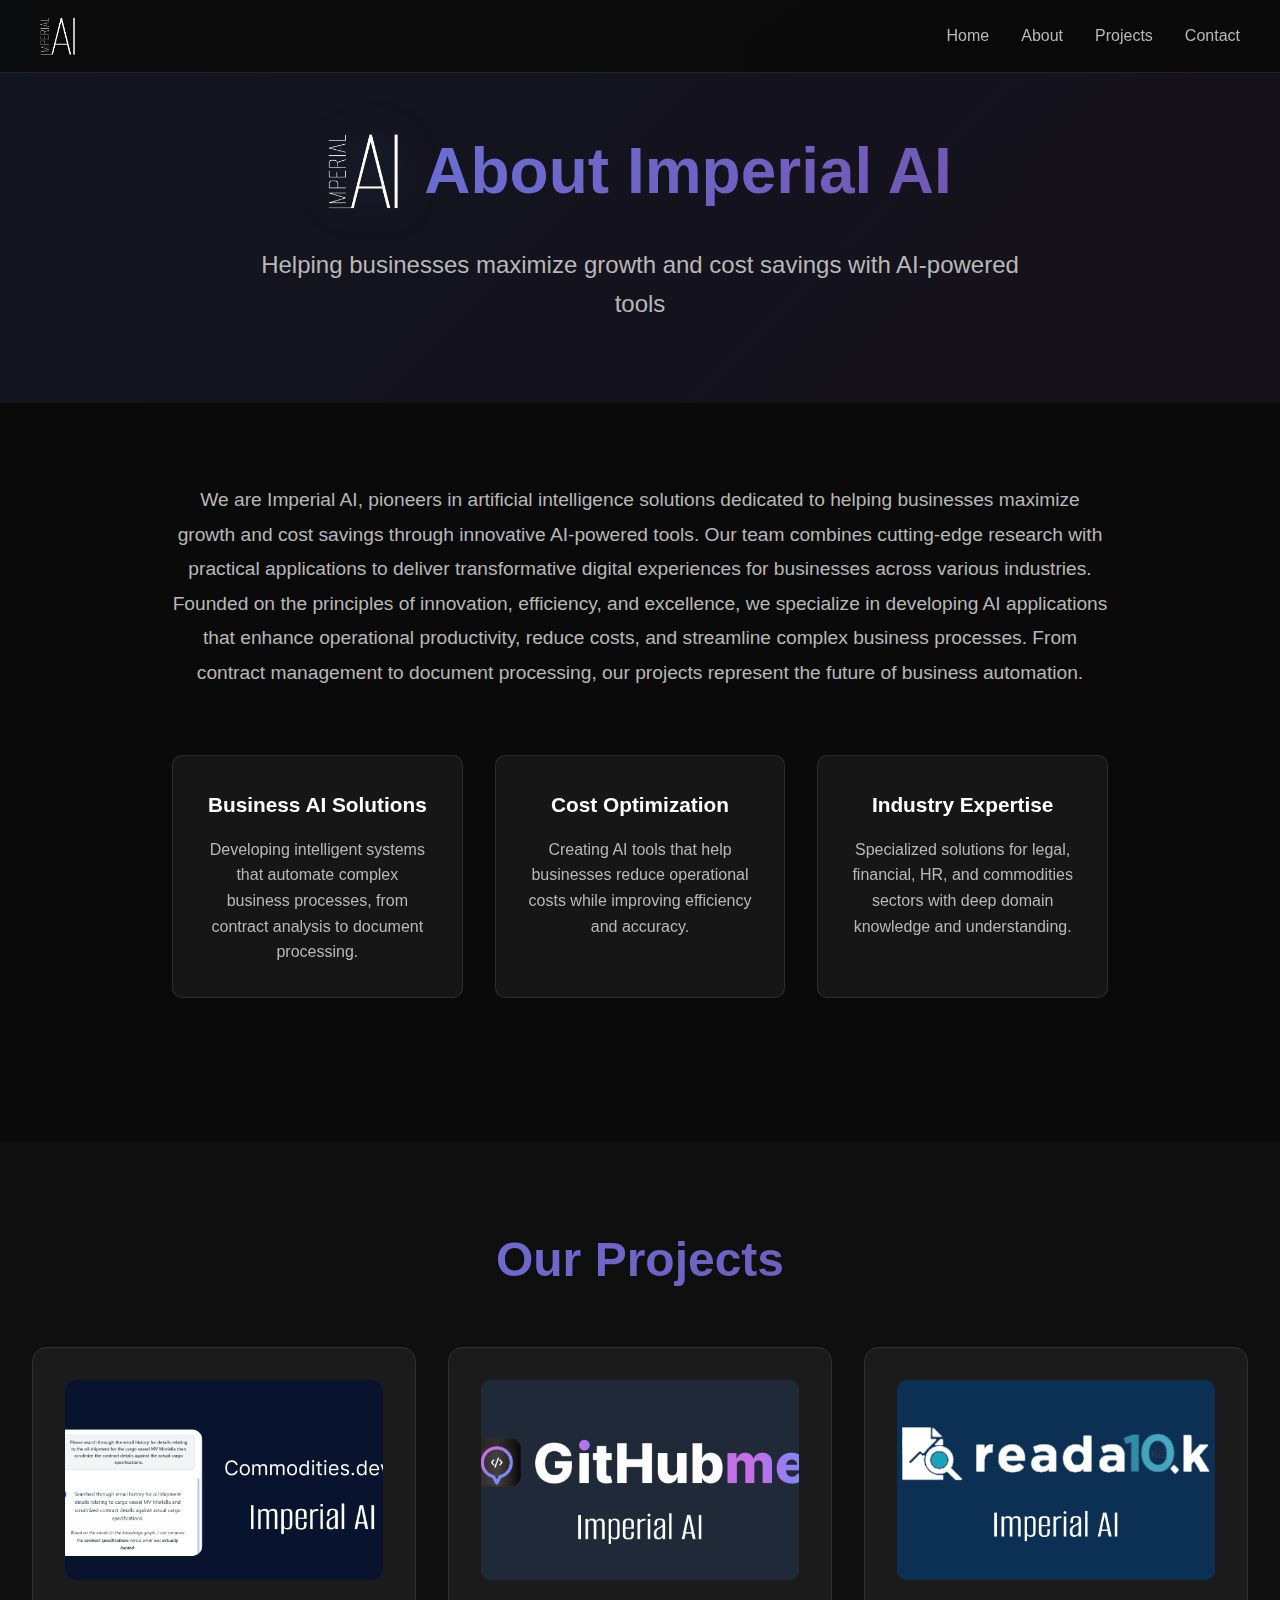
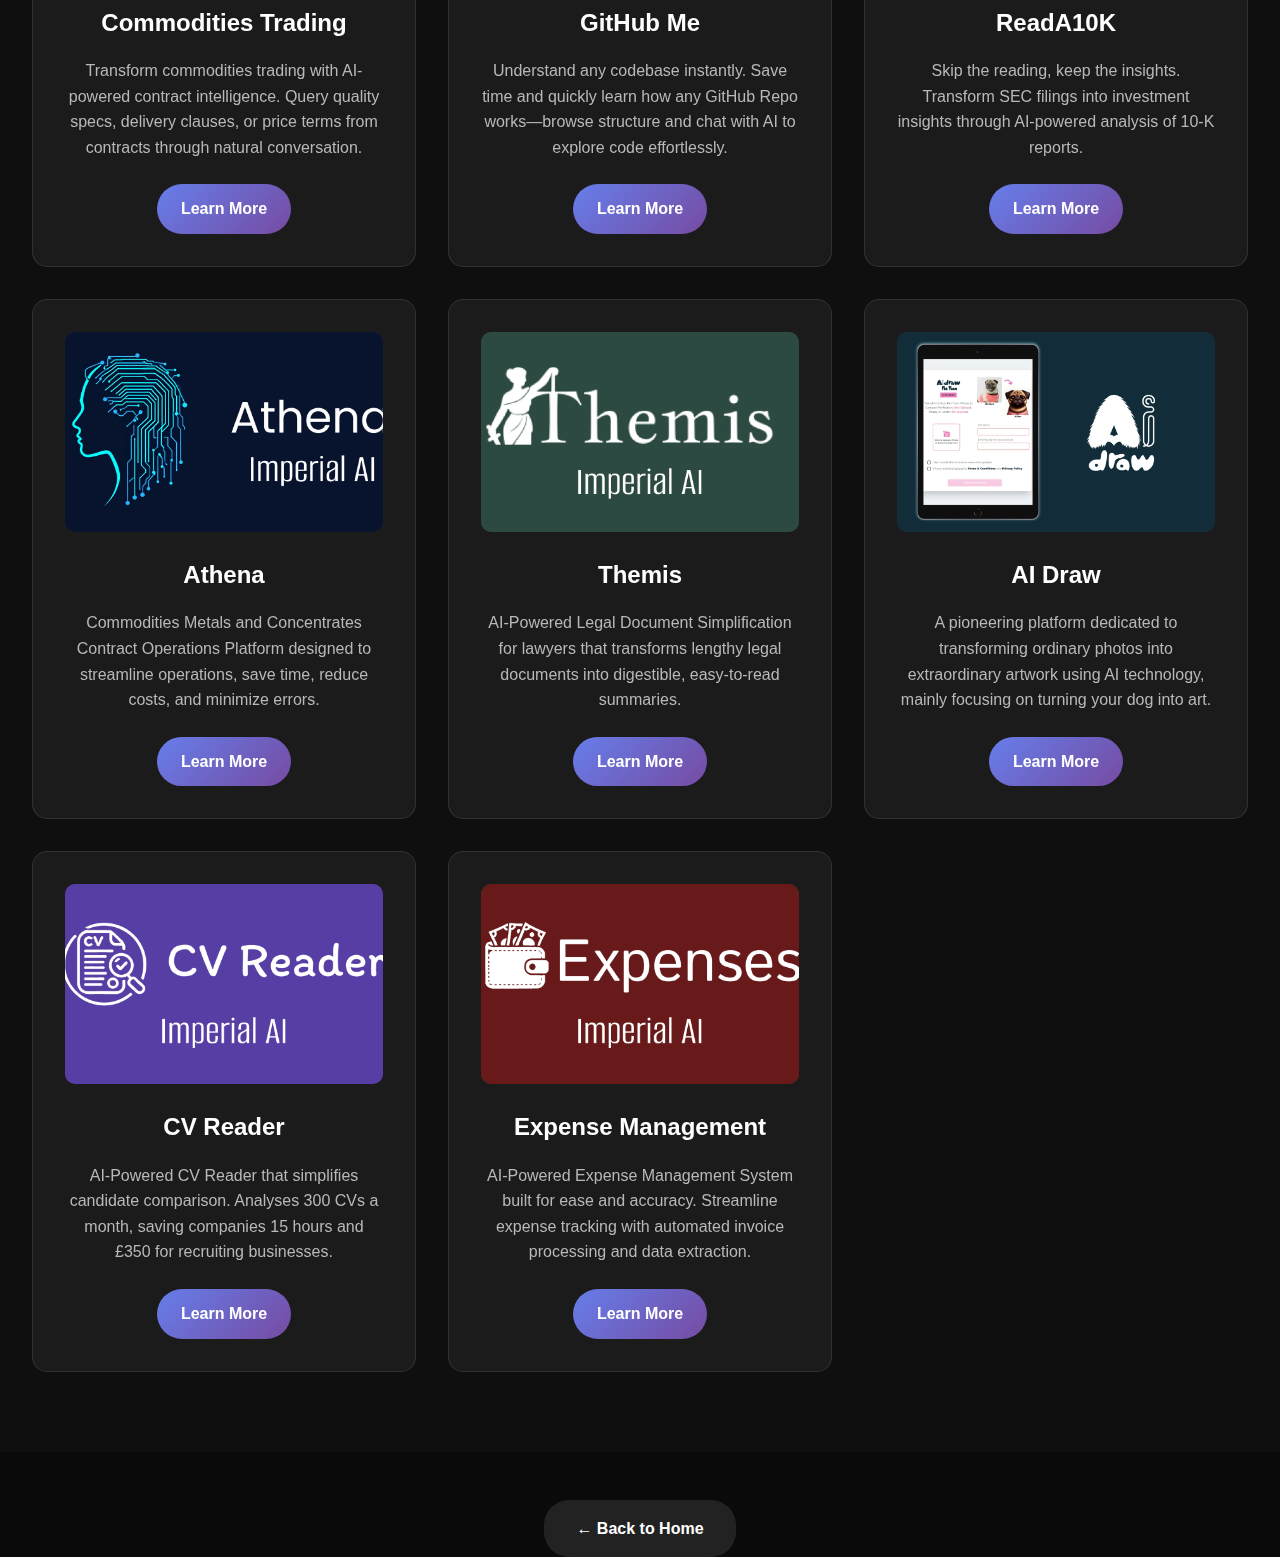
<file: about.html>
<!DOCTYPE html>
<html lang="en">
<head>
    <meta charset="UTF-8">
    <meta name="viewport" content="width=device-width, initial-scale=1.0">
    <title>About Us | Imperial AI</title>
    <style>
        * {
            margin: 0;
            padding: 0;
            box-sizing: border-box;
        }

        body {
            font-family: 'Arial', sans-serif;
            background: #0a0a0a;
            color: white;
            line-height: 1.6;
        }

        .navbar {
            position: fixed;
            top: 0;
            left: 0;
            right: 0;
            z-index: 10;
            background: rgba(10, 10, 10, 0.9);
            backdrop-filter: blur(10px);
            border-bottom: 1px solid rgba(255, 255, 255, 0.1);
            padding: 1rem 2rem;
        }

        .nav-container {
            max-width: 1200px;
            margin: 0 auto;
            display: flex;
            justify-content: space-between;
            align-items: center;
        }

        .nav-logo {
            display: flex;
            align-items: center;
            text-decoration: none;
        }

        .nav-logo img {
            height: 40px;
            width: auto;
            margin-right: 0.5rem;
        }

        .nav-logo-text {
            font-size: 1.5rem;
            font-weight: 700;
            background: linear-gradient(135deg, #667eea 0%, #764ba2 100%);
            -webkit-background-clip: text;
            -webkit-text-fill-color: transparent;
            background-clip: text;
        }

        .nav-links {
            display: flex;
            gap: 2rem;
            list-style: none;
        }

        .nav-links a {
            color: #b8b8b8;
            text-decoration: none;
            font-weight: 500;
            transition: color 0.3s ease;
        }

        .nav-links a:hover {
            color: #667eea;
        }

        .about-hero {
            padding: 120px 2rem 80px;
            text-align: center;
            background: linear-gradient(135deg, rgba(102, 126, 234, 0.1) 0%, rgba(118, 75, 162, 0.1) 100%);
        }

        .about-hero-title {
            font-size: 4rem;
            font-weight: 700;
            margin-bottom: 1.5rem;
            background: linear-gradient(135deg, #667eea 0%, #764ba2 100%);
            -webkit-background-clip: text;
            -webkit-text-fill-color: transparent;
            background-clip: text;
            display: flex;
            align-items: center;
            justify-content: center;
            gap: 1rem;
        }

        .about-hero-title img {
            height: 80px;
            width: auto;
            filter: drop-shadow(0 0 20px rgba(102, 126, 234, 0.3));
        }

        .about-hero-subtitle {
            font-size: 1.5rem;
            color: #b8b8b8;
            max-width: 800px;
            margin: 0 auto;
        }

        .about-content {
            padding: 80px 2rem;
            max-width: 1000px;
            margin: 0 auto;
            text-align: center;
        }

        .about-text {
            font-size: 1.2rem;
            line-height: 1.8;
            color: #b8b8b8;
            margin-bottom: 3rem;
        }

        .features-grid {
            display: grid;
            grid-template-columns: repeat(auto-fit, minmax(250px, 1fr));
            gap: 2rem;
            margin: 4rem 0;
        }

        .feature-item {
            background: rgba(255, 255, 255, 0.05);
            border: 1px solid rgba(255, 255, 255, 0.1);
            border-radius: 10px;
            padding: 2rem;
            backdrop-filter: blur(10px);
        }

        .feature-title {
            font-size: 1.3rem;
            font-weight: 600;
            margin-bottom: 1rem;
            color: white;
        }

        .feature-description {
            color: #b8b8b8;
            line-height: 1.6;
        }

        .projects-section {
            padding: 5rem 2rem;
            background: #0f0f0f;
        }

        .projects-container {
            max-width: 1400px;
            margin: 0 auto;
        }

        .projects-title {
            text-align: center;
            font-size: 3rem;
            font-weight: 700;
            margin-bottom: 3rem;
            background: linear-gradient(135deg, #667eea 0%, #764ba2 100%);
            -webkit-background-clip: text;
            -webkit-text-fill-color: transparent;
            background-clip: text;
        }

        .projects-grid {
            display: grid;
            grid-template-columns: repeat(auto-fit, minmax(280px, 1fr));
            gap: 2rem;
        }

        .project-card {
            background: rgba(255, 255, 255, 0.05);
            border: 1px solid rgba(255, 255, 255, 0.1);
            border-radius: 15px;
            padding: 2rem;
            text-align: center;
            transition: all 0.3s ease;
            backdrop-filter: blur(10px);
        }

        .project-card:hover {
            transform: scale(1.1);
            border-color: #667eea;
            box-shadow: 0 0 30px rgba(102, 126, 234, 0.4);
        }

        .project-image {
            width: 100%;
            height: 200px;
            background: rgba(255, 255, 255, 0.1);
            border-radius: 10px;
            margin-bottom: 1.5rem;
            display: flex;
            align-items: center;
            justify-content: center;
            color: #666;
            font-size: 1rem;
        }

        .project-title {
            font-size: 1.5rem;
            font-weight: 600;
            margin-bottom: 1rem;
            color: white;
        }

        .project-description {
            color: #b8b8b8;
            line-height: 1.6;
            margin-bottom: 1.5rem;
        }

        .project-button {
            display: inline-block;
            padding: 0.75rem 1.5rem;
            background: linear-gradient(135deg, #667eea 0%, #764ba2 100%);
            color: white;
            text-decoration: none;
            border-radius: 25px;
            font-weight: 600;
            transition: transform 0.3s ease, box-shadow 0.3s ease;
        }

        .project-button:hover {
            transform: translateY(-2px);
            box-shadow: 0 8px 25px rgba(102, 126, 234, 0.4);
        }

        .back-button {
            display: inline-block;
            padding: 1rem 2rem;
            background: rgba(255, 255, 255, 0.1);
            color: white;
            text-decoration: none;
            border-radius: 25px;
            font-weight: 600;
            transition: transform 0.3s ease;
            margin-top: 3rem;
        }

        .back-button:hover {
            transform: translateY(-2px);
            background: rgba(255, 255, 255, 0.2);
        }

        @media (max-width: 768px) {
            .about-hero-title {
                font-size: 2.5rem;
                flex-direction: column;
            }
            
            .about-hero-subtitle {
                font-size: 1.2rem;
            }

            .features-grid {
                grid-template-columns: 1fr;
            }

            .projects-grid {
                grid-template-columns: 1fr;
            }

            .projects-title {
                font-size: 2.5rem;
            }

            .navbar {
                padding: 1rem;
            }

            .nav-container {
                flex-direction: column;
                gap: 1rem;
            }

            .nav-links {
                gap: 1.5rem;
            }
        }

        /* Tablet screens: 2 columns */
        @media (min-width: 769px) and (max-width: 1024px) {
            .projects-grid {
                grid-template-columns: repeat(2, 1fr);
            }
        }

        /* Large tablets/small desktop: 3 columns */
        @media (min-width: 1025px) and (max-width: 1400px) {
            .projects-grid {
                grid-template-columns: repeat(3, 1fr);
            }
        }
    </style>
</head>
<body>
    <nav class="navbar">
        <div class="nav-container">
            <a href="index.html" class="nav-logo">
                <img src="assets/logo.png" alt="Imperial AI Logo">
            </a>
            <ul class="nav-links">
                <li><a href="index.html#home">Home</a></li>
                <li><a href="about.html">About</a></li>
                <li><a href="index.html#projects">Projects</a></li>
                <li><a href="contact.html">Contact</a></li>
            </ul>
        </div>
    </nav>

    <section class="about-hero">
        <h1 class="about-hero-title">
            <img src="assets/logo.png" alt="Imperial AI Logo">
            About Imperial AI
        </h1>
        <p class="about-hero-subtitle">Helping businesses maximize growth and cost savings with AI-powered tools</p>
    </section>

    <div class="about-content">
        <div class="about-text">
            <p>We are Imperial AI, pioneers in artificial intelligence solutions dedicated to helping businesses maximize growth and cost savings through innovative AI-powered tools. Our team combines cutting-edge research with practical applications to deliver transformative digital experiences for businesses across various industries.</p>
            
            <p>Founded on the principles of innovation, efficiency, and excellence, we specialize in developing AI applications that enhance operational productivity, reduce costs, and streamline complex business processes. From contract management to document processing, our projects represent the future of business automation.</p>
        </div>

        <div class="features-grid">
            <div class="feature-item">
                <h3 class="feature-title">Business AI Solutions</h3>
                <p class="feature-description">Developing intelligent systems that automate complex business processes, from contract analysis to document processing.</p>
            </div>

            <div class="feature-item">
                <h3 class="feature-title">Cost Optimization</h3>
                <p class="feature-description">Creating AI tools that help businesses reduce operational costs while improving efficiency and accuracy.</p>
            </div>

            <div class="feature-item">
                <h3 class="feature-title">Industry Expertise</h3>
                <p class="feature-description">Specialized solutions for legal, financial, HR, and commodities sectors with deep domain knowledge and understanding.</p>
            </div>
        </div>
    </div>

    <!-- Projects Section -->
    <section class="projects-section">
        <div class="projects-container">
            <h2 class="projects-title">Our Projects</h2>
            <div class="projects-grid">
                <div class="project-card">
                    <div class="project-image">
                        <img src="assets/commodities.webp" alt="Commodities Trading Platform" style="width: 100%; height: 100%; object-fit: cover; border-radius: 10px;">
                    </div>
                    <h3 class="project-title">Commodities Trading</h3>
                    <p class="project-description">Transform commodities trading with AI-powered contract intelligence. Query quality specs, delivery clauses, or price terms from contracts through natural conversation.</p>
                    <a href="commodities.html" class="project-button">Learn More</a>
                </div>

                <div class="project-card">
                    <div class="project-image">
                        <img src="assets/githubme.webp" alt="GitHub Me Project" style="width: 100%; height: 100%; object-fit: cover; border-radius: 10px;">
                    </div>
                    <h3 class="project-title">GitHub Me</h3>
                    <p class="project-description">Understand any codebase instantly. Save time and quickly learn how any GitHub Repo works—browse structure and chat with AI to explore code effortlessly.</p>
                    <a href="githubme.html" class="project-button">Learn More</a>
                </div>

                <div class="project-card">
                    <div class="project-image">
                        <img src="assets/read10k.webp" alt="ReadA10K Project" style="width: 100%; height: 100%; object-fit: cover; border-radius: 10px;">
                    </div>
                    <h3 class="project-title">ReadA10K</h3>
                    <p class="project-description">Skip the reading, keep the insights. Transform SEC filings into investment insights through AI-powered analysis of 10-K reports.</p>
                    <a href="reada10k.html" class="project-button">Learn More</a>
                </div>

                <div class="project-card">
                    <div class="project-image">
                        <img src="assets/athena.webp" alt="Athena Platform" style="width: 100%; height: 100%; object-fit: cover; border-radius: 10px;">
                    </div>
                    <h3 class="project-title">Athena</h3>
                    <p class="project-description">Commodities Metals and Concentrates Contract Operations Platform designed to streamline operations, save time, reduce costs, and minimize errors.</p>
                    <a href="athena.html" class="project-button">Learn More</a>
                </div>

                <div class="project-card">
                    <div class="project-image">
                        <img src="assets/themis.webp" alt="Themis Project" style="width: 100%; height: 100%; object-fit: cover; border-radius: 10px;">
                    </div>
                    <h3 class="project-title">Themis</h3>
                    <p class="project-description">AI-Powered Legal Document Simplification for lawyers that transforms lengthy legal documents into digestible, easy-to-read summaries.</p>
                    <a href="themis.html" class="project-button">Learn More</a>
                </div>

                <div class="project-card">
                    <div class="project-image">
                        <img src="assets/aidraw.webp" alt="AI Draw Project" style="width: 100%; height: 100%; object-fit: cover; border-radius: 10px;">
                    </div>
                    <h3 class="project-title">AI Draw</h3>
                    <p class="project-description">A pioneering platform dedicated to transforming ordinary photos into extraordinary artwork using AI technology, mainly focusing on turning your dog into art.</p>
                    <a href="aidraw.html" class="project-button">Learn More</a>
                </div>

                <div class="project-card">
                    <div class="project-image">
                        <img src="assets/cvreader.webp" alt="CV Reader Project" style="width: 100%; height: 100%; object-fit: cover; border-radius: 10px;">
                    </div>
                    <h3 class="project-title">CV Reader</h3>
                    <p class="project-description">AI-Powered CV Reader that simplifies candidate comparison. Analyses 300 CVs a month, saving companies 15 hours and £350 for recruiting businesses.</p>
                    <a href="cvreader.html" class="project-button">Learn More</a>
                </div>

                <div class="project-card">
                    <div class="project-image">
                        <img src="assets/expense.webp" alt="Expense Management Project" style="width: 100%; height: 100%; object-fit: cover; border-radius: 10px;">
                    </div>
                    <h3 class="project-title">Expense Management</h3>
                    <p class="project-description">AI-Powered Expense Management System built for ease and accuracy. Streamline expense tracking with automated invoice processing and data extraction.</p>
                    <a href="expense.html" class="project-button">Learn More</a>
                </div>
            </div>
        </div>
    </section>

    <div style="text-align: center;">
        <a href="index.html" class="back-button">← Back to Home</a>
    </div>
</body>
</html>
</file>
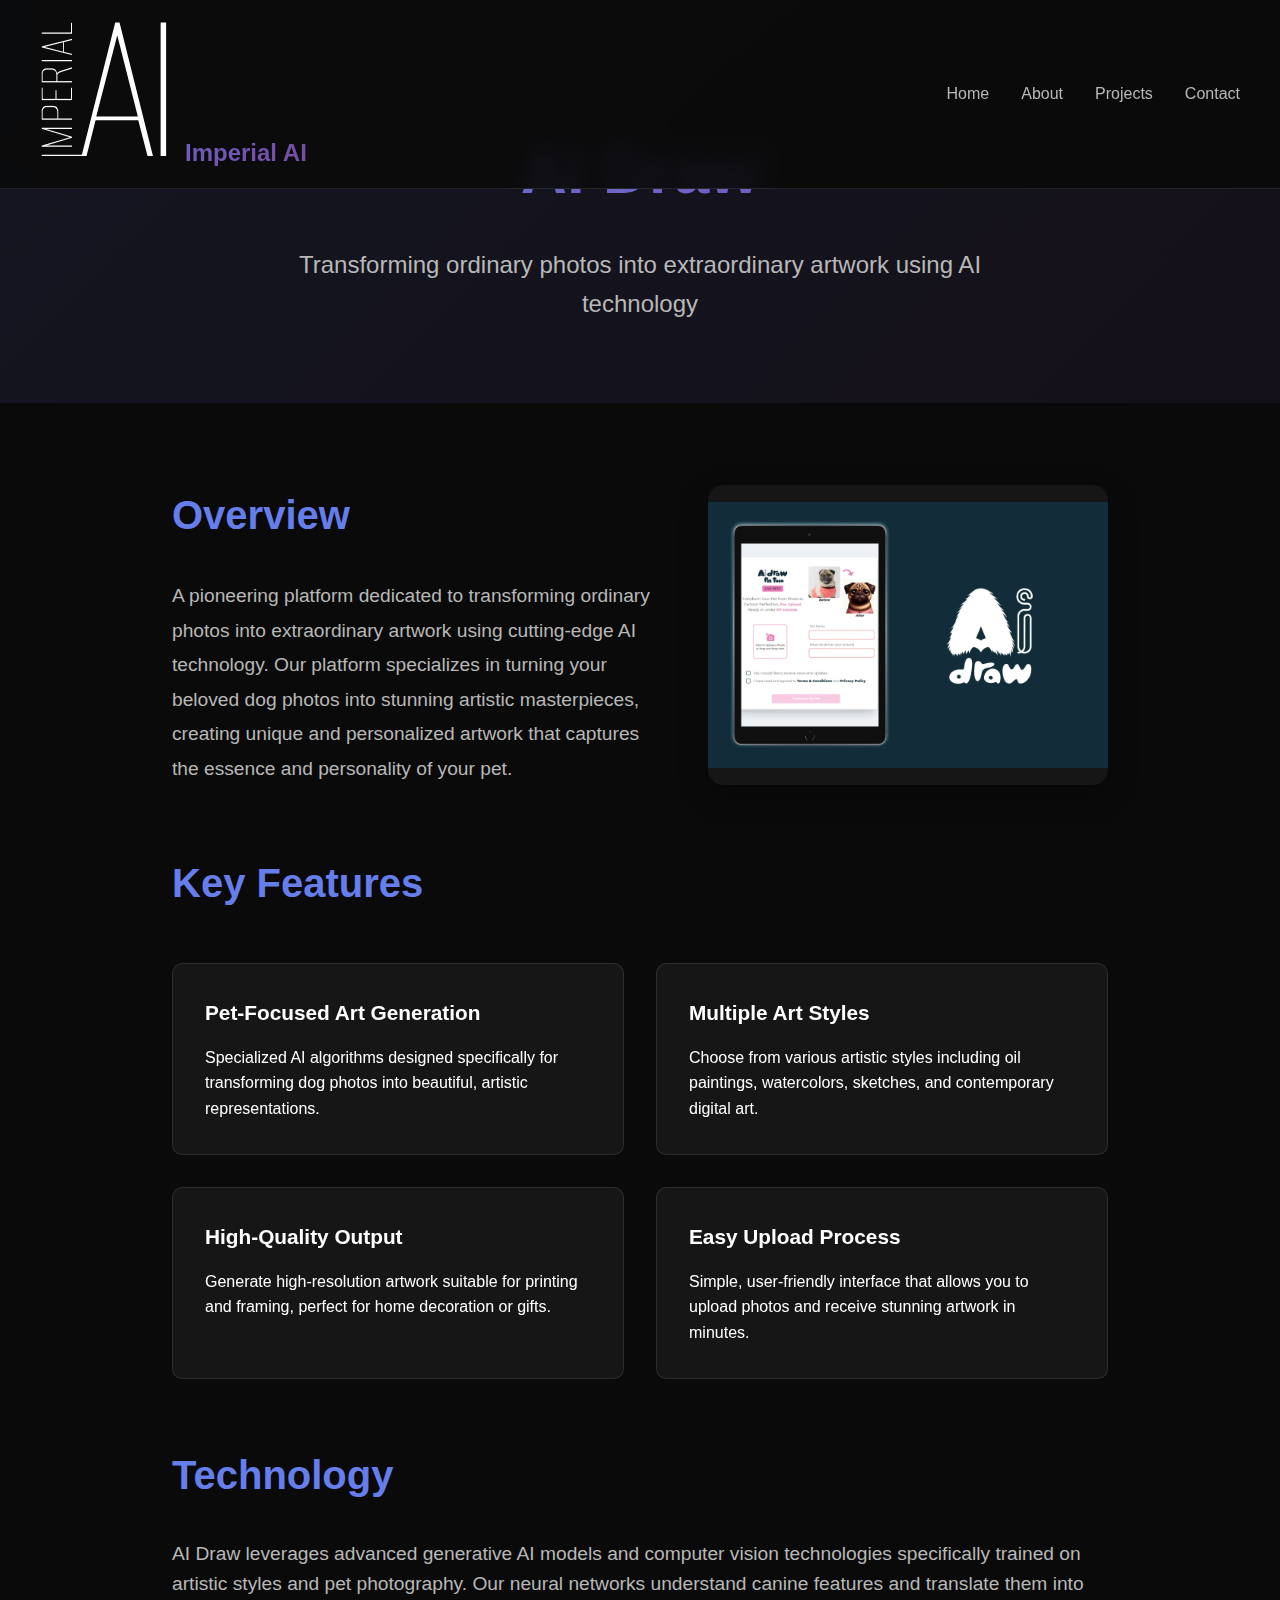
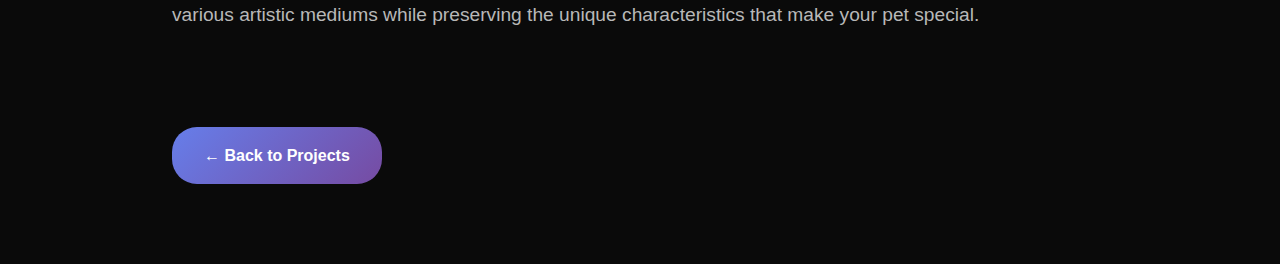
<file: aidraw.html>
<!DOCTYPE html>
<html lang="en">
<head>
    <meta charset="UTF-8">
    <meta name="viewport" content="width=device-width, initial-scale=1.0">
    <meta name="description" content="AI Draw transforms photos into stunning art. Convert your images into beautiful artistic creations using advanced AI-powered image processing.">
    
    <!-- Favicon -->
    <link rel="icon" type="image/png" href="assets/favicon.png">
    
    <!-- Open Graph Meta Tags -->
    <meta property="og:title" content="AI Draw - Photo to Art Platform | Imperial AI">
    <meta property="og:description" content="AI Draw transforms photos into stunning art. Convert your images into beautiful artistic creations using advanced AI-powered image processing.">
    <meta property="og:image" content="assets/meta-img.png">
    <meta property="og:url" content="https://imperialai.com/aidraw">
    <meta property="og:type" content="website">
    
    <!-- Twitter Card Meta Tags -->
    <meta name="twitter:card" content="summary_large_image">
    <meta name="twitter:title" content="AI Draw - Photo to Art Platform | Imperial AI">
    <meta name="twitter:description" content="AI Draw transforms photos into stunning art. Convert your images into beautiful artistic creations using advanced AI-powered image processing.">
    <meta name="twitter:image" content="assets/meta-img.png">
    
    <title>AI Draw - Photo to Art Platform | Imperial AI</title>
    <style>
        * {
            margin: 0;
            padding: 0;
            box-sizing: border-box;
        }

        body {
            font-family: 'Arial', sans-serif;
            background: #0a0a0a;
            color: white;
            line-height: 1.6;
        }

        .navbar {
            position: fixed;
            top: 0;
            left: 0;
            right: 0;
            z-index: 10;
            background: rgba(10, 10, 10, 0.9);
            backdrop-filter: blur(10px);
            border-bottom: 1px solid rgba(255, 255, 255, 0.1);
            padding: 1rem 2rem;
        }

        .nav-container {
            max-width: 1200px;
            margin: 0 auto;
            display: flex;
            justify-content: space-between;
            align-items: center;
        }

        .nav-logo {
            font-size: 1.5rem;
            font-weight: 700;
            background: linear-gradient(135deg, #667eea 0%, #764ba2 100%);
            -webkit-background-clip: text;
            -webkit-text-fill-color: transparent;
            background-clip: text;
            text-decoration: none;
        }

        .nav-links {
            display: flex;
            gap: 2rem;
            list-style: none;
        }

        .nav-links a {
            color: #b8b8b8;
            text-decoration: none;
            font-weight: 500;
            transition: color 0.3s ease;
        }

        .nav-links a:hover {
            color: #667eea;
        }

        .project-hero {
            padding: 120px 2rem 80px;
            text-align: center;
            background: linear-gradient(135deg, rgba(102, 126, 234, 0.1) 0%, rgba(118, 75, 162, 0.1) 100%);
        }

        .project-title {
            font-size: 4rem;
            font-weight: 700;
            margin-bottom: 1.5rem;
            background: linear-gradient(135deg, #667eea 0%, #764ba2 100%);
            -webkit-background-clip: text;
            -webkit-text-fill-color: transparent;
            background-clip: text;
        }

        .project-subtitle {
            font-size: 1.5rem;
            color: #b8b8b8;
            max-width: 800px;
            margin: 0 auto;
        }

        .project-content {
            padding: 80px 2rem;
            max-width: 1000px;
            margin: 0 auto;
        }

        .section {
            margin-bottom: 4rem;
        }

        .overview-section {
            display: grid;
            grid-template-columns: 1fr 400px;
            gap: 3rem;
            align-items: center;
            margin-bottom: 4rem;
        }

        .overview-content h2 {
            font-size: 2.5rem;
            font-weight: 600;
            margin-bottom: 2rem;
            color: #667eea;
        }

        .overview-content p {
            font-size: 1.2rem;
            color: #b8b8b8;
            line-height: 1.8;
        }

        .overview-image {
            width: 100%;
            height: 300px;
            border-radius: 15px;
            overflow: hidden;
            box-shadow: 0 10px 30px rgba(0, 0, 0, 0.3);
        }

        .overview-image img {
            width: 100%;
            height: 100%;
            object-fit: contain;
            background: rgba(255, 255, 255, 0.05);
        }

        @media (max-width: 1024px) {
            .overview-section {
                grid-template-columns: 1fr;
                gap: 2rem;
                text-align: center;
            }

            .overview-image {
                height: 250px;
                margin: 0 auto;
                max-width: 400px;
            }
        }

        .section-title {
            font-size: 2.5rem;
            font-weight: 600;
            margin-bottom: 2rem;
            color: #667eea;
        }

        .section-text {
            font-size: 1.2rem;
            color: #b8b8b8;
            margin-bottom: 2rem;
        }

        .features-grid {
            display: grid;
            grid-template-columns: repeat(auto-fit, minmax(300px, 1fr));
            gap: 2rem;
            margin-top: 3rem;
        }

        .feature-card {
            background: rgba(255, 255, 255, 0.05);
            border: 1px solid rgba(255, 255, 255, 0.1);
            border-radius: 10px;
            padding: 2rem;
            backdrop-filter: blur(10px);
        }

        .feature-title {
            font-size: 1.3rem;
            font-weight: 600;
            margin-bottom: 1rem;
            color: white;
        }

        .back-button {
            display: inline-block;
            padding: 1rem 2rem;
            background: linear-gradient(135deg, #667eea 0%, #764ba2 100%);
            color: white;
            text-decoration: none;
            border-radius: 25px;
            font-weight: 600;
            transition: transform 0.3s ease, box-shadow 0.3s ease;
            margin-top: 2rem;
        }

        .back-button:hover {
            transform: translateY(-2px);
            box-shadow: 0 8px 25px rgba(102, 126, 234, 0.4);
        }
    </style>
</head>
<body>
    <nav class="navbar">
        <div class="nav-container">
            <a href="index.html" class="nav-logo"><img src="assets/logo.png" alt="Imperial AI Logo"><span class="nav-logo-text">Imperial AI</span></a>
            <ul class="nav-links">
                <li><a href="index.html#home">Home</a></li>
                <li><a href="about.html">About</a></li>
                <li><a href="index.html#projects">Projects</a></li>
                <li><a href="#contact">Contact</a></li>
            </ul>
        </div>
    </nav>

    <section class="project-hero">
        <h1 class="project-title">AI Draw</h1>
        <p class="project-subtitle">Transforming ordinary photos into extraordinary artwork using AI technology</p>
    </section>

    <div class="project-content">
        <div class="overview-section">
            <div class="overview-content">
                <h2>Overview</h2>
                <p>A pioneering platform dedicated to transforming ordinary photos into extraordinary artwork using cutting-edge AI technology. Our platform specializes in turning your beloved dog photos into stunning artistic masterpieces, creating unique and personalized artwork that captures the essence and personality of your pet.</p>
            </div>
            <div class="overview-image">
                <img src="assets/aidraw.webp" alt="AI Draw Platform">
            </div>
        </div>

        <div class="section">
            <h2 class="section-title">Key Features</h2>
            <div class="features-grid">
                <div class="feature-card">
                    <h3 class="feature-title">Pet-Focused Art Generation</h3>
                    <p>Specialized AI algorithms designed specifically for transforming dog photos into beautiful, artistic representations.</p>
                </div>
                <div class="feature-card">
                    <h3 class="feature-title">Multiple Art Styles</h3>
                    <p>Choose from various artistic styles including oil paintings, watercolors, sketches, and contemporary digital art.</p>
                </div>
                <div class="feature-card">
                    <h3 class="feature-title">High-Quality Output</h3>
                    <p>Generate high-resolution artwork suitable for printing and framing, perfect for home decoration or gifts.</p>
                </div>
                <div class="feature-card">
                    <h3 class="feature-title">Easy Upload Process</h3>
                    <p>Simple, user-friendly interface that allows you to upload photos and receive stunning artwork in minutes.</p>
                </div>
            </div>
        </div>

        <div class="section">
            <h2 class="section-title">Technology</h2>
            <p class="section-text">AI Draw leverages advanced generative AI models and computer vision technologies specifically trained on artistic styles and pet photography. Our neural networks understand canine features and translate them into various artistic mediums while preserving the unique characteristics that make your pet special.</p>
        </div>

        <a href="index.html" class="back-button">← Back to Projects</a>
    </div>
</body>
</html>
</file>
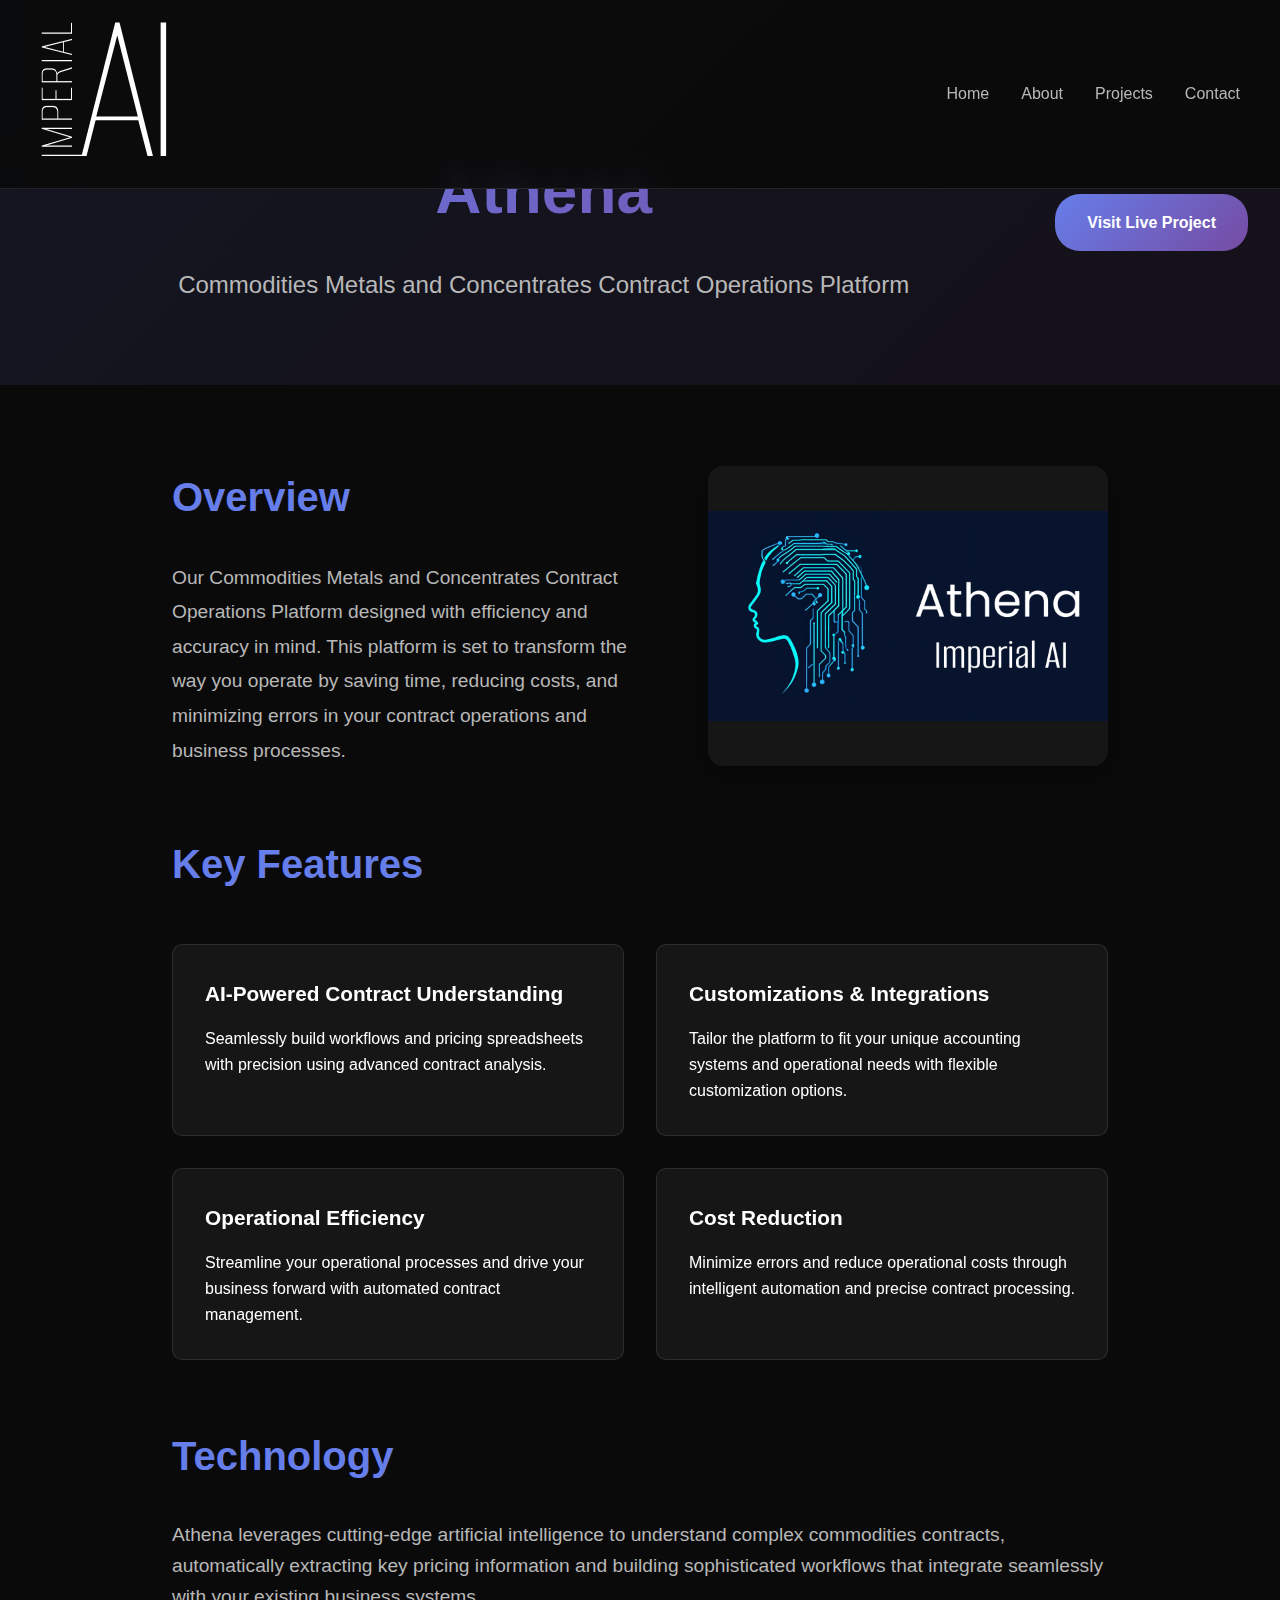
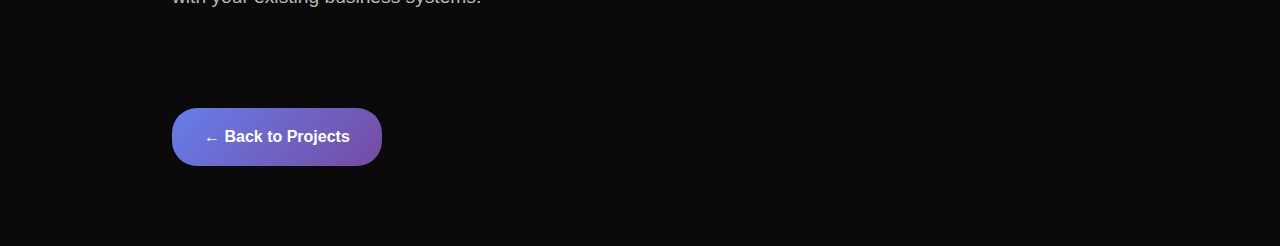
<file: athena.html>
<!DOCTYPE html>
<html lang="en">
<head>
    <meta charset="UTF-8">
    <meta name="viewport" content="width=device-width, initial-scale=1.0">
    <meta name="description" content="Athena platform streamlines contract operations with AI. Automate contract management, analysis, and compliance for enhanced business efficiency.">
    
    <!-- Favicon -->
    <link rel="icon" type="image/png" href="assets/favicon.png">
    
    <!-- Open Graph Meta Tags -->
    <meta property="og:title" content="Athena - Contract Operations Platform | Imperial AI">
    <meta property="og:description" content="Athena platform streamlines contract operations with AI. Automate contract management, analysis, and compliance for enhanced business efficiency.">
    <meta property="og:image" content="assets/meta-img.png">
    <meta property="og:url" content="https://imperialai.com/athena">
    <meta property="og:type" content="website">
    
    <!-- Twitter Card Meta Tags -->
    <meta name="twitter:card" content="summary_large_image">
    <meta name="twitter:title" content="Athena - Contract Operations Platform | Imperial AI">
    <meta name="twitter:description" content="Athena platform streamlines contract operations with AI. Automate contract management, analysis, and compliance for enhanced business efficiency.">
    <meta name="twitter:image" content="assets/meta-img.png">
    
    <title>Athena - Contract Operations Platform | Imperial AI</title>
    <style>
        * {
            margin: 0;
            padding: 0;
            box-sizing: border-box;
        }

        body {
            font-family: 'Arial', sans-serif;
            background: #0a0a0a;
            color: white;
            line-height: 1.6;
        }

        .navbar {
            position: fixed;
            top: 0;
            left: 0;
            right: 0;
            z-index: 10;
            background: rgba(10, 10, 10, 0.9);
            backdrop-filter: blur(10px);
            border-bottom: 1px solid rgba(255, 255, 255, 0.1);
            padding: 1rem 2rem;
        }

        .nav-container {
            max-width: 1200px;
            margin: 0 auto;
            display: flex;
            justify-content: space-between;
            align-items: center;
        }

        .nav-logo {
            font-size: 1.5rem;
            font-weight: 700;
            background: linear-gradient(135deg, #667eea 0%, #764ba2 100%);
            -webkit-background-clip: text;
            -webkit-text-fill-color: transparent;
            background-clip: text;
            text-decoration: none;
        }

        .nav-links {
            display: flex;
            gap: 2rem;
            list-style: none;
        }

        .nav-links a {
            color: #b8b8b8;
            text-decoration: none;
            font-weight: 500;
            transition: color 0.3s ease;
        }

        .nav-links a:hover {
            color: #667eea;
        }

        .project-hero {
            padding: 140px 2rem 80px;
            text-align: center;
            background: linear-gradient(135deg, rgba(102, 126, 234, 0.1) 0%, rgba(118, 75, 162, 0.1) 100%);
            display: flex;
            justify-content: space-between;
            align-items: center;
            flex-wrap: wrap;
        }

        .hero-content {
            flex: 1;
            text-align: center;
        }

        .project-title {
            font-size: 4rem;
            font-weight: 700;
            margin-bottom: 1.5rem;
            background: linear-gradient(135deg, #667eea 0%, #764ba2 100%);
            -webkit-background-clip: text;
            -webkit-text-fill-color: transparent;
            background-clip: text;
        }

        .project-subtitle {
            font-size: 1.5rem;
            color: #b8b8b8;
            max-width: 800px;
            margin: 0 auto;
        }

        .project-content {
            padding: 80px 2rem;
            max-width: 1000px;
            margin: 0 auto;
        }

        .section {
            margin-bottom: 4rem;
        }

        .overview-section {
            display: grid;
            grid-template-columns: 1fr 400px;
            gap: 3rem;
            align-items: center;
            margin-bottom: 4rem;
        }

        .overview-content h2 {
            font-size: 2.5rem;
            font-weight: 600;
            margin-bottom: 2rem;
            color: #667eea;
        }

        .overview-content p {
            font-size: 1.2rem;
            color: #b8b8b8;
            line-height: 1.8;
        }

        .overview-image {
            width: 100%;
            height: 300px;
            border-radius: 15px;
            overflow: hidden;
            box-shadow: 0 10px 30px rgba(0, 0, 0, 0.3);
        }

        .overview-image img {
            width: 100%;
            height: 100%;
            object-fit: contain;
            background: rgba(255, 255, 255, 0.05);
        }

        @media (max-width: 1024px) {
            .overview-section {
                grid-template-columns: 1fr;
                gap: 2rem;
                text-align: center;
            }

            .overview-image {
                height: 250px;
                margin: 0 auto;
                max-width: 400px;
            }
        }

        .section-title {
            font-size: 2.5rem;
            font-weight: 600;
            margin-bottom: 2rem;
            color: #667eea;
        }

        .section-text {
            font-size: 1.2rem;
            color: #b8b8b8;
            margin-bottom: 2rem;
        }

        .features-grid {
            display: grid;
            grid-template-columns: repeat(auto-fit, minmax(300px, 1fr));
            gap: 2rem;
            margin-top: 3rem;
        }

        .feature-card {
            background: rgba(255, 255, 255, 0.05);
            border: 1px solid rgba(255, 255, 255, 0.1);
            border-radius: 10px;
            padding: 2rem;
            backdrop-filter: blur(10px);
        }

        .feature-title {
            font-size: 1.3rem;
            font-weight: 600;
            margin-bottom: 1rem;
            color: white;
        }

        .back-button {
            display: inline-block;
            padding: 1rem 2rem;
            background: linear-gradient(135deg, #667eea 0%, #764ba2 100%);
            color: white;
            text-decoration: none;
            border-radius: 25px;
            font-weight: 600;
            transition: transform 0.3s ease, box-shadow 0.3s ease;
            margin-top: 2rem;
        }

        .back-button:hover {
            transform: translateY(-2px);
            box-shadow: 0 8px 25px rgba(102, 126, 234, 0.4);
        }

        .live-project-button {
            display: inline-block;
            padding: 1rem 2rem;
            background: linear-gradient(135deg, #667eea 0%, #764ba2 100%);
            color: white;
            text-decoration: none;
            border-radius: 25px;
            font-weight: 600;
            transition: transform 0.3s ease, box-shadow 0.3s ease;
            white-space: nowrap;
        }

        .live-project-button:hover {
            transform: translateY(-2px);
            box-shadow: 0 8px 25px rgba(102, 126, 234, 0.4);
        }

        @media (max-width: 768px) {
            .navbar {
                padding: 1rem;
            }

            .nav-container {
                flex-direction: column;
                gap: 1rem;
            }

            .nav-links {
                gap: 1.5rem;
            }

            .project-hero {
                flex-direction: column;
                gap: 1.5rem;
                text-align: center;
                padding: 120px 1rem 60px;
                min-height: auto;
            }
            
            .hero-content {
                text-align: center;
            }

            .project-title {
                font-size: 2.5rem;
                margin-bottom: 1rem;
                line-height: 1.2;
            }

            .project-subtitle {
                font-size: 1.1rem;
                margin-bottom: 1.5rem;
                line-height: 1.4;
            }
            
            .live-project-button {
                align-self: center;
                padding: 0.8rem 1.5rem;
                font-size: 0.9rem;
            }
        }

        @media (max-width: 480px) {
            .project-hero {
                padding: 110px 0.5rem 50px;
            }

            .project-title {
                font-size: 2rem;
                margin-bottom: 0.8rem;
            }

            .project-subtitle {
                font-size: 1rem;
                margin-bottom: 1.2rem;
                padding: 0 0.5rem;
            }

            .live-project-button {
                padding: 0.7rem 1.2rem;
                font-size: 0.85rem;
            }
        }
    </style>
</head>
<body>
    <nav class="navbar">
        <div class="nav-container">
            <a href="index.html" class="nav-logo"><img src="assets/logo.png" alt="Imperial AI Logo"></a>
            <ul class="nav-links">
                <li><a href="index.html#home">Home</a></li>
                <li><a href="about.html">About</a></li>
                <li><a href="index.html#projects">Projects</a></li>
                <li><a href="contact.html">Contact</a></li>
            </ul>
        </div>
    </nav>

    <section class="project-hero">
        <div class="hero-content">
            <h1 class="project-title">Athena</h1>
            <p class="project-subtitle">Commodities Metals and Concentrates Contract Operations Platform</p>
        </div>
        <a href="https://athena.imperialai.ai/" class="live-project-button" target="_blank" rel="noopener noreferrer">Visit Live Project</a>
    </section>

    <div class="project-content">
        <div class="overview-section">
            <div class="overview-content">
                <h2>Overview</h2>
                <p>Our Commodities Metals and Concentrates Contract Operations Platform designed with efficiency and accuracy in mind. This platform is set to transform the way you operate by saving time, reducing costs, and minimizing errors in your contract operations and business processes.</p>
            </div>
            <div class="overview-image">
                <img src="assets/athena.webp" alt="Athena Platform">
            </div>
        </div>

        <div class="section">
            <h2 class="section-title">Key Features</h2>
            <div class="features-grid">
                <div class="feature-card">
                    <h3 class="feature-title">AI-Powered Contract Understanding</h3>
                    <p>Seamlessly build workflows and pricing spreadsheets with precision using advanced contract analysis.</p>
                </div>
                <div class="feature-card">
                    <h3 class="feature-title">Customizations & Integrations</h3>
                    <p>Tailor the platform to fit your unique accounting systems and operational needs with flexible customization options.</p>
                </div>
                <div class="feature-card">
                    <h3 class="feature-title">Operational Efficiency</h3>
                    <p>Streamline your operational processes and drive your business forward with automated contract management.</p>
                </div>
                <div class="feature-card">
                    <h3 class="feature-title">Cost Reduction</h3>
                    <p>Minimize errors and reduce operational costs through intelligent automation and precise contract processing.</p>
                </div>
            </div>
        </div>

        <div class="section">
            <h2 class="section-title">Technology</h2>
            <p class="section-text">Athena leverages cutting-edge artificial intelligence to understand complex commodities contracts, automatically extracting key pricing information and building sophisticated workflows that integrate seamlessly with your existing business systems.</p>
        </div>

        <a href="index.html" class="back-button">← Back to Projects</a>
    </div>
</body>
</html>
</file>
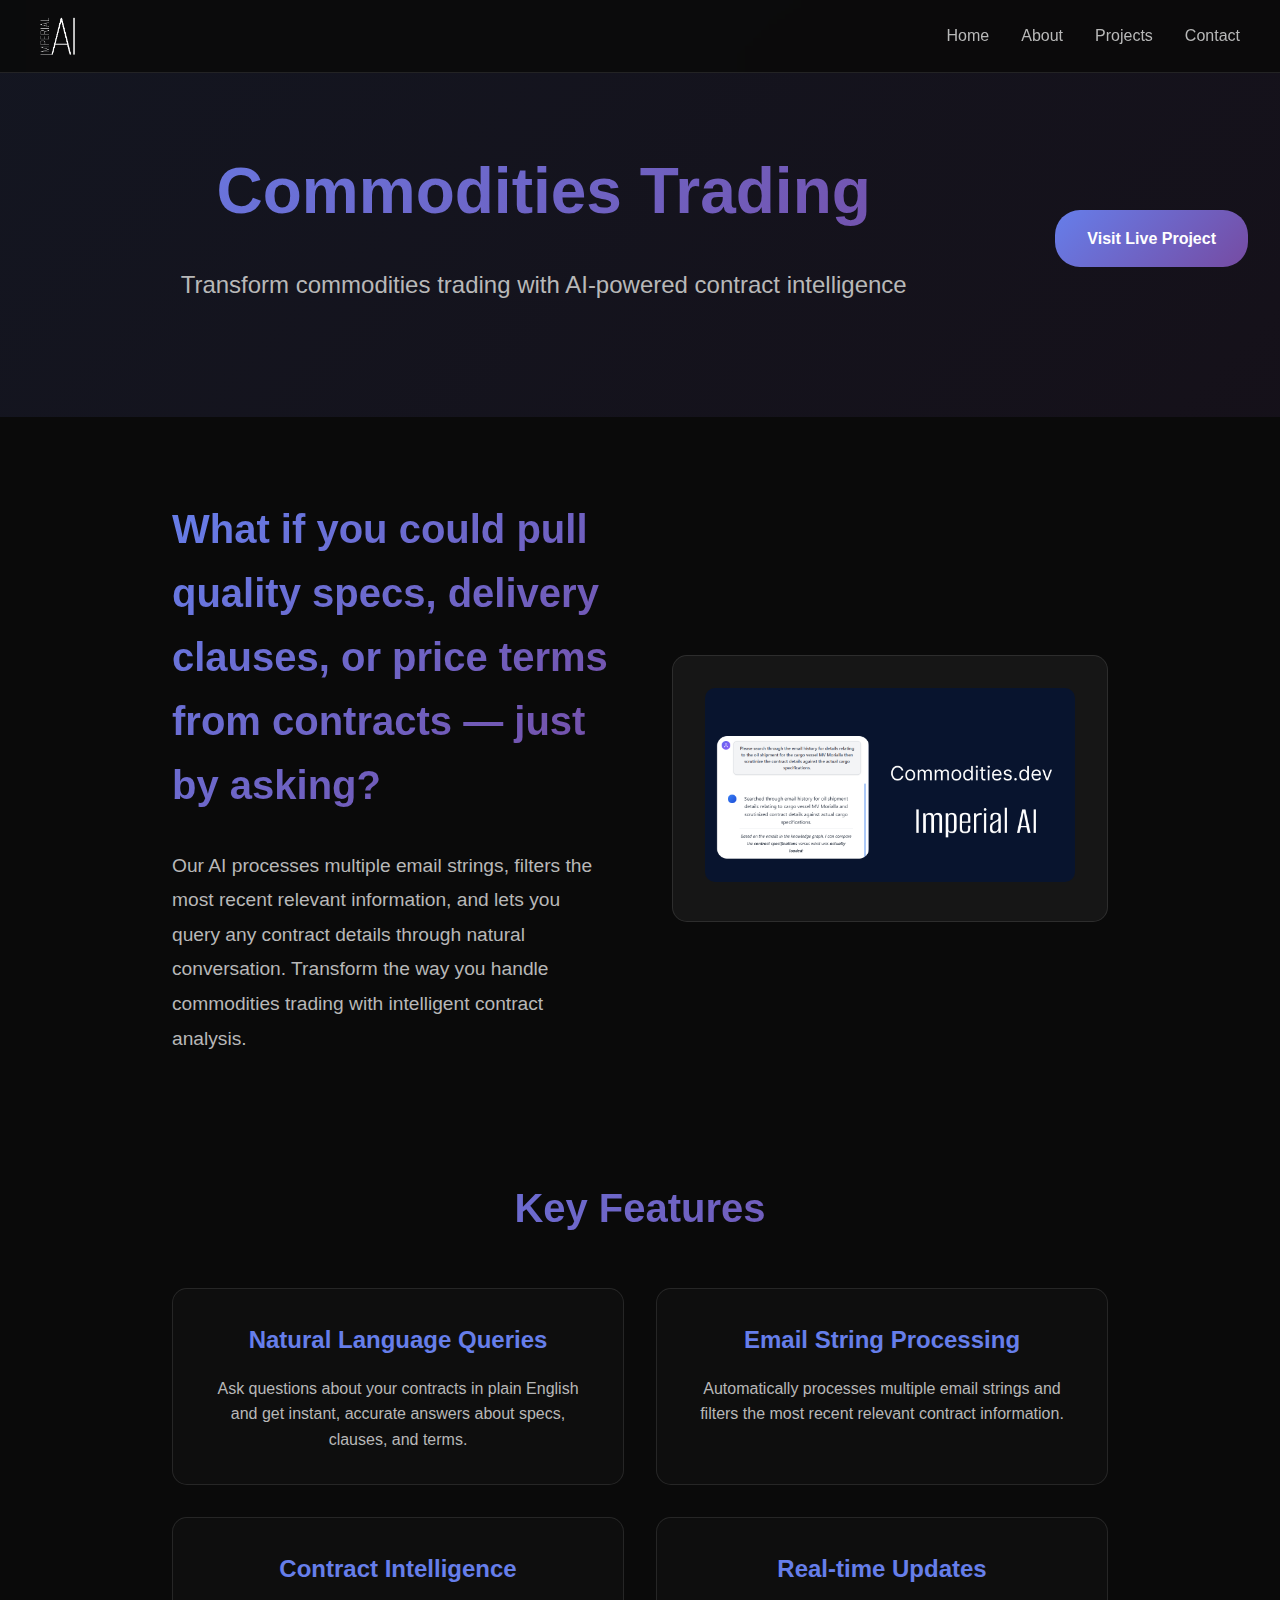
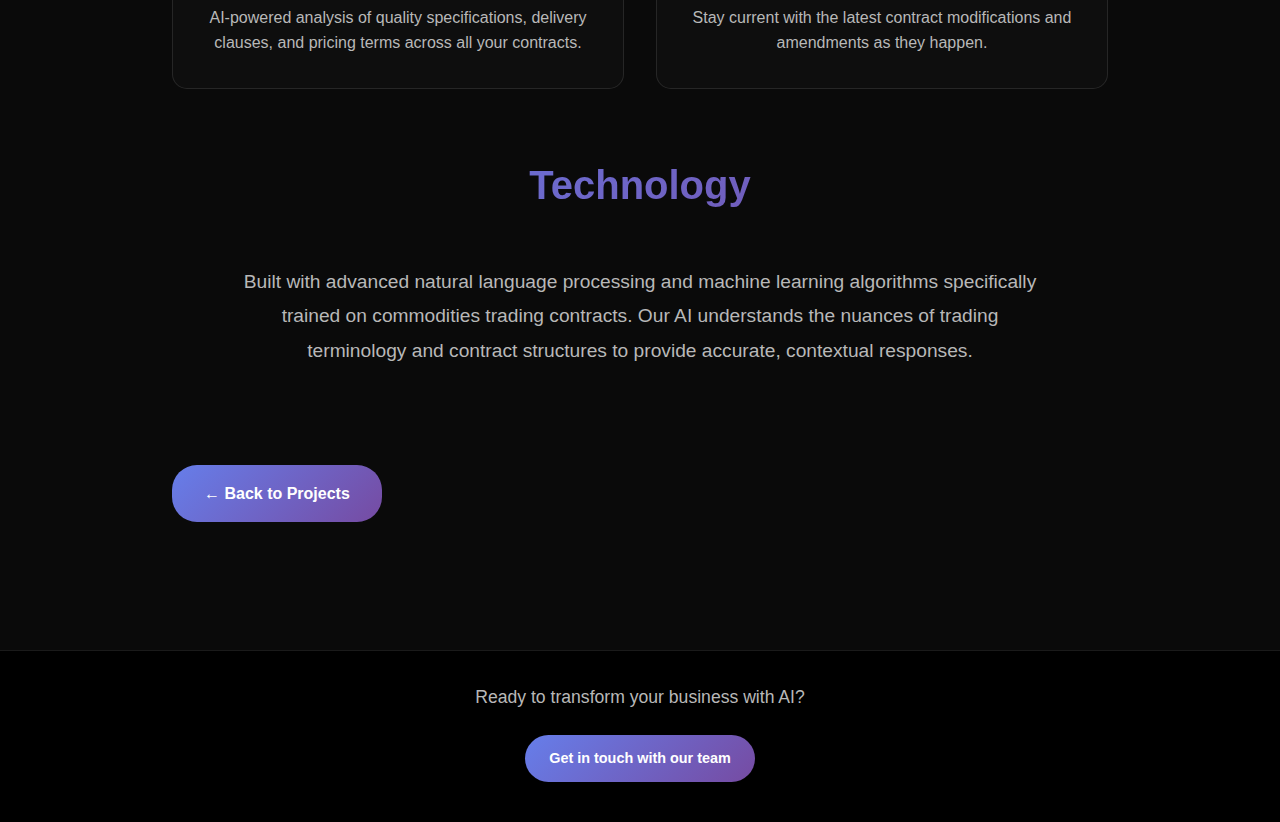
<file: commodities.html>
<!DOCTYPE html>
<html lang="en">
<head>
    <meta charset="UTF-8">
    <meta name="viewport" content="width=device-width, initial-scale=1.0">
    <meta name="description" content="Transform commodities trading with AI-powered contract intelligence. Query quality specs, delivery terms & pricing through natural conversation.">
    
    <!-- Favicon -->
    <link rel="icon" type="image/png" href="assets/favicon.png">
    
    <!-- Open Graph Meta Tags -->
    <meta property="og:title" content="Commodities Trading - AI Contract Intelligence | Imperial AI">
    <meta property="og:description" content="Transform commodities trading with AI-powered contract intelligence. Query quality specs, delivery terms & pricing through natural conversation.">
    <meta property="og:image" content="assets/meta-img.png">
    <meta property="og:url" content="https://imperialai.com/commodities">
    <meta property="og:type" content="website">
    
    <!-- Twitter Card Meta Tags -->
    <meta name="twitter:card" content="summary_large_image">
    <meta name="twitter:title" content="Commodities Trading - AI Contract Intelligence | Imperial AI">
    <meta name="twitter:description" content="Transform commodities trading with AI-powered contract intelligence. Query quality specs, delivery terms & pricing through natural conversation.">
    <meta name="twitter:image" content="assets/meta-img.png">
    
    <title>Commodities Trading - AI Contract Intelligence | Imperial AI</title>
    <link rel="stylesheet" href="assets/project-styles.css">
</head>
<body>
    <nav class="navbar">
        <div class="nav-container">
            <a href="index.html" class="nav-logo">
                <img src="assets/logo.png" alt="Imperial AI Logo" width="80" height="40">
            </a>
            <ul class="nav-links">
                <li><a href="index.html#home">Home</a></li>
                <li><a href="about.html">About</a></li>
                <li><a href="index.html#projects">Projects</a></li>
                <li><a href="contact.html">Contact</a></li>
            </ul>
        </div>
    </nav>

    <section class="project-hero">
        <div class="hero-content">
            <h1 class="project-title">Commodities Trading</h1>
            <p class="project-subtitle">Transform commodities trading with AI-powered contract intelligence</p>
        </div>
        <a href="https://commodities.dev/" class="live-project-button" target="_blank" rel="noopener noreferrer">Visit Live Project</a>
    </section>

    <div class="project-content">
        <div class="overview-section">
            <div class="overview-content">
                <h2>What if you could pull quality specs, delivery clauses, or price terms from contracts — just by asking?</h2>
                <p>Our AI processes multiple email strings, filters the most recent relevant information, and lets you query any contract details through natural conversation. Transform the way you handle commodities trading with intelligent contract analysis.</p>
            </div>
            <div class="overview-image">
                <img height="400" width="600" src="assets/commodities.webp" alt="Commodities Trading Platform">
            </div>
        </div>

        <div class="section">
            <h2 class="section-title">Key Features</h2>
            <div class="features-grid">
                <div class="feature-card">
                    <h3 class="feature-title">Natural Language Queries</h3>
                    <p>Ask questions about your contracts in plain English and get instant, accurate answers about specs, clauses, and terms.</p>
                </div>
                <div class="feature-card">
                    <h3 class="feature-title">Email String Processing</h3>
                    <p>Automatically processes multiple email strings and filters the most recent relevant contract information.</p>
                </div>
                <div class="feature-card">
                    <h3 class="feature-title">Contract Intelligence</h3>
                    <p>AI-powered analysis of quality specifications, delivery clauses, and pricing terms across all your contracts.</p>
                </div>
                <div class="feature-card">
                    <h3 class="feature-title">Real-time Updates</h3>
                    <p>Stay current with the latest contract modifications and amendments as they happen.</p>
                </div>
            </div>
        </div>

        <div class="section">
            <h2 class="section-title">Technology</h2>
            <p class="section-text">Built with advanced natural language processing and machine learning algorithms specifically trained on commodities trading contracts. Our AI understands the nuances of trading terminology and contract structures to provide accurate, contextual responses.</p>
        </div>

        <a href="index.html" class="back-button">← Back to Projects</a>
    </div>

    <footer class="project-footer">
        <p>Ready to transform your business with AI?</p>
        <a href="contact.html" class="footer-contact-button">Get in touch with our team</a>
    </footer>
</body>
</html>
</file>
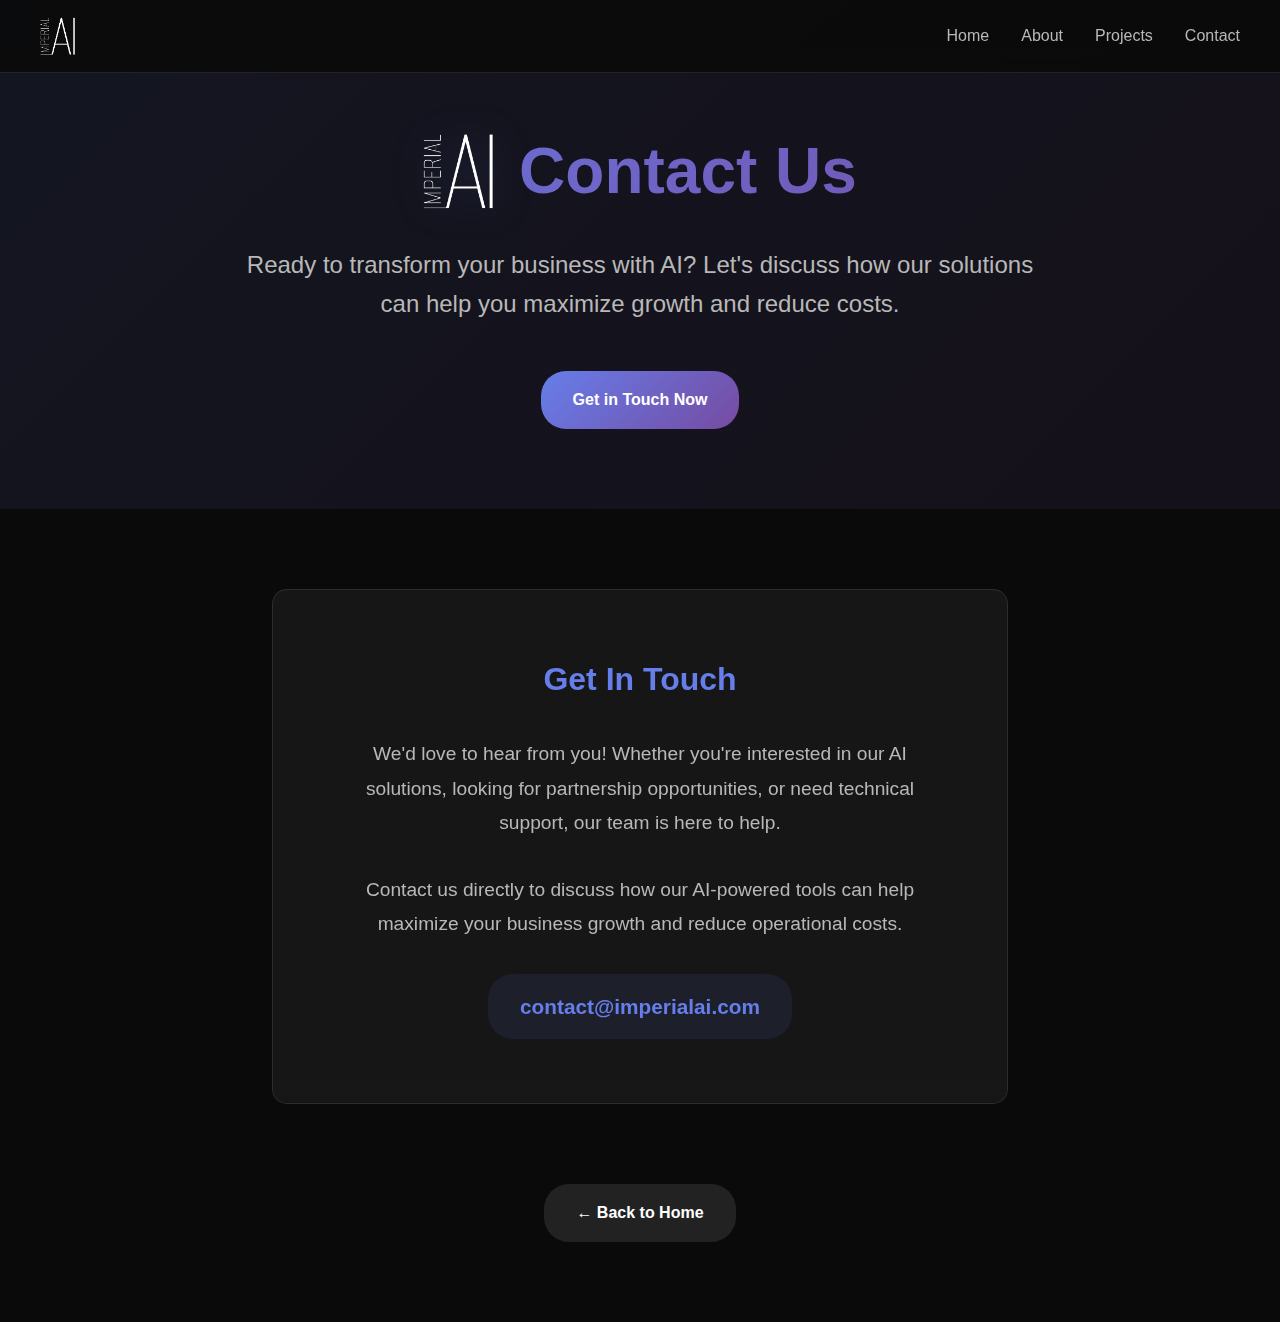
<file: contact.html>
<!DOCTYPE html>
<html lang="en">
<head>
    <meta charset="UTF-8">
    <meta name="viewport" content="width=device-width, initial-scale=1.0">
    <meta name="description" content="Contact Imperial AI for AI software solutions. Get in touch to discuss how we can help your business maximize growth and efficiency.">
    
    <!-- Favicon -->
    <link rel="icon" type="image/png" href="assets/favicon.png">
    
    <!-- Open Graph Meta Tags -->
    <meta property="og:title" content="Contact Us | Imperial AI">
    <meta property="og:description" content="Contact Imperial AI for AI software solutions. Get in touch to discuss how we can help your business maximize growth and efficiency.">
    <meta property="og:image" content="assets/meta-img.png">
    <meta property="og:url" content="https://imperialai.com/contact">
    <meta property="og:type" content="website">
    
    <!-- Twitter Card Meta Tags -->
    <meta name="twitter:card" content="summary_large_image">
    <meta name="twitter:title" content="Contact Us | Imperial AI">
    <meta name="twitter:description" content="Contact Imperial AI for AI software solutions. Get in touch to discuss how we can help your business maximize growth and efficiency.">
    <meta name="twitter:image" content="assets/meta-img.png">
    
    <title>Contact Us | Imperial AI</title>
    <style>
        * {
            margin: 0;
            padding: 0;
            box-sizing: border-box;
        }

        body {
            font-family: 'Arial', sans-serif;
            background: #0a0a0a;
            color: white;
            line-height: 1.6;
        }

        .navbar {
            position: fixed;
            top: 0;
            left: 0;
            right: 0;
            z-index: 10;
            background: rgba(10, 10, 10, 0.9);
            backdrop-filter: blur(10px);
            border-bottom: 1px solid rgba(255, 255, 255, 0.1);
            padding: 1rem 2rem;
        }

        .nav-container {
            max-width: 1200px;
            margin: 0 auto;
            display: flex;
            justify-content: space-between;
            align-items: center;
        }

        .nav-logo {
            display: flex;
            align-items: center;
            text-decoration: none;
        }

        .nav-logo img {
            height: 40px;
            width: auto;
            margin-right: 0.5rem;
        }


        .nav-links {
            display: flex;
            gap: 2rem;
            list-style: none;
        }

        .nav-links a {
            color: #b8b8b8;
            text-decoration: none;
            font-weight: 500;
            transition: color 0.3s ease;
        }

        .nav-links a:hover {
            color: #667eea;
        }

        .contact-hero {
            padding: 120px 2rem 80px;
            text-align: center;
            background: linear-gradient(135deg, rgba(102, 126, 234, 0.1) 0%, rgba(118, 75, 162, 0.1) 100%);
        }

        .contact-hero-title {
            font-size: 4rem;
            font-weight: 700;
            margin-bottom: 1.5rem;
            background: linear-gradient(135deg, #667eea 0%, #764ba2 100%);
            -webkit-background-clip: text;
            -webkit-text-fill-color: transparent;
            background-clip: text;
            display: flex;
            align-items: center;
            justify-content: center;
            gap: 1rem;
        }

        .contact-hero-title img {
            height: 80px;
            width: auto;
            filter: drop-shadow(0 0 20px rgba(102, 126, 234, 0.3));
        }

        .contact-hero-subtitle {
            font-size: 1.5rem;
            color: #b8b8b8;
            max-width: 800px;
            margin: 0 auto 2rem auto;
        }

        .hero-contact-button {
            display: inline-block;
            padding: 1rem 2rem;
            background: linear-gradient(135deg, #667eea 0%, #764ba2 100%);
            color: white;
            text-decoration: none;
            border-radius: 25px;
            font-weight: 600;
            font-size: 1rem;
            transition: transform 0.3s ease, box-shadow 0.3s ease;
            margin-top: 1rem;
        }

        .hero-contact-button:hover {
            transform: translateY(-2px);
            box-shadow: 0 8px 25px rgba(102, 126, 234, 0.4);
        }

        .contact-content {
            padding: 80px 2rem;
            max-width: 800px;
            margin: 0 auto;
            text-align: center;
        }

        .contact-info {
            background: rgba(255, 255, 255, 0.05);
            border: 1px solid rgba(255, 255, 255, 0.1);
            border-radius: 15px;
            padding: 4rem;
            backdrop-filter: blur(10px);
            margin-bottom: 3rem;
        }

        .contact-info h3 {
            font-size: 2rem;
            margin-bottom: 2rem;
            color: #667eea;
        }

        .contact-info p {
            font-size: 1.2rem;
            color: #b8b8b8;
            margin-bottom: 2rem;
            line-height: 1.8;
        }

        .contact-email {
            font-size: 1.3rem;
            color: #667eea;
            text-decoration: none;
            font-weight: 600;
            padding: 1rem 2rem;
            background: rgba(102, 126, 234, 0.1);
            border-radius: 25px;
            transition: all 0.3s ease;
            display: inline-block;
        }

        .contact-email:hover {
            color: white;
            background: linear-gradient(135deg, #667eea 0%, #764ba2 100%);
            transform: translateY(-2px);
        }

        .back-button {
            display: inline-block;
            padding: 1rem 2rem;
            background: rgba(255, 255, 255, 0.1);
            color: white;
            text-decoration: none;
            border-radius: 25px;
            font-weight: 600;
            transition: transform 0.3s ease;
            margin-top: 2rem;
        }

        .back-button:hover {
            transform: translateY(-2px);
            background: rgba(255, 255, 255, 0.2);
        }

        @media (max-width: 768px) {
            .contact-hero-title {
                font-size: 2.5rem;
                flex-direction: column;
            }
            
            .contact-hero-subtitle {
                font-size: 1.2rem;
            }

            .hero-contact-button {
                padding: 0.8rem 1.5rem;
                font-size: 0.9rem;
            }

            .contact-info {
                padding: 2rem;
            }

            .navbar {
                padding: 1rem;
            }

            .nav-container {
                flex-direction: column;
                gap: 1rem;
            }

            .nav-links {
                gap: 1.5rem;
            }
        }
    </style>
</head>
<body>
    <nav class="navbar">
        <div class="nav-container">
            <a href="index.html" class="nav-logo">
                <img src="assets/logo.png" alt="Imperial AI Logo">
                
            </a>
            <ul class="nav-links">
                <li><a href="index.html#home">Home</a></li>
                <li><a href="about.html">About</a></li>
                <li><a href="index.html#projects">Projects</a></li>
                <li><a href="contact.html">Contact</a></li>
            </ul>
        </div>
    </nav>

    <section class="contact-hero">
        <h1 class="contact-hero-title">
            <img src="assets/logo.png" alt="Imperial AI Logo">
            Contact Us
        </h1>
        <p class="contact-hero-subtitle">Ready to transform your business with AI? Let's discuss how our solutions can help you maximize growth and reduce costs.</p>
        <a href="mailto:contact@imperialai.com" class="hero-contact-button">Get in Touch Now</a>
    </section>

    <div class="contact-content">
        <div class="contact-info">
            <h3>Get In Touch</h3>
            <p>We'd love to hear from you! Whether you're interested in our AI solutions, looking for partnership opportunities, or need technical support, our team is here to help.</p>
            <p>Contact us directly to discuss how our AI-powered tools can help maximize your business growth and reduce operational costs.</p>
            <a href="mailto:contact@imperialai.com" class="contact-email">contact@imperialai.com</a>
        </div>

        <div style="text-align: center;">
            <a href="index.html" class="back-button">← Back to Home</a>
        </div>
    </div>
</body>
</html>
</file>
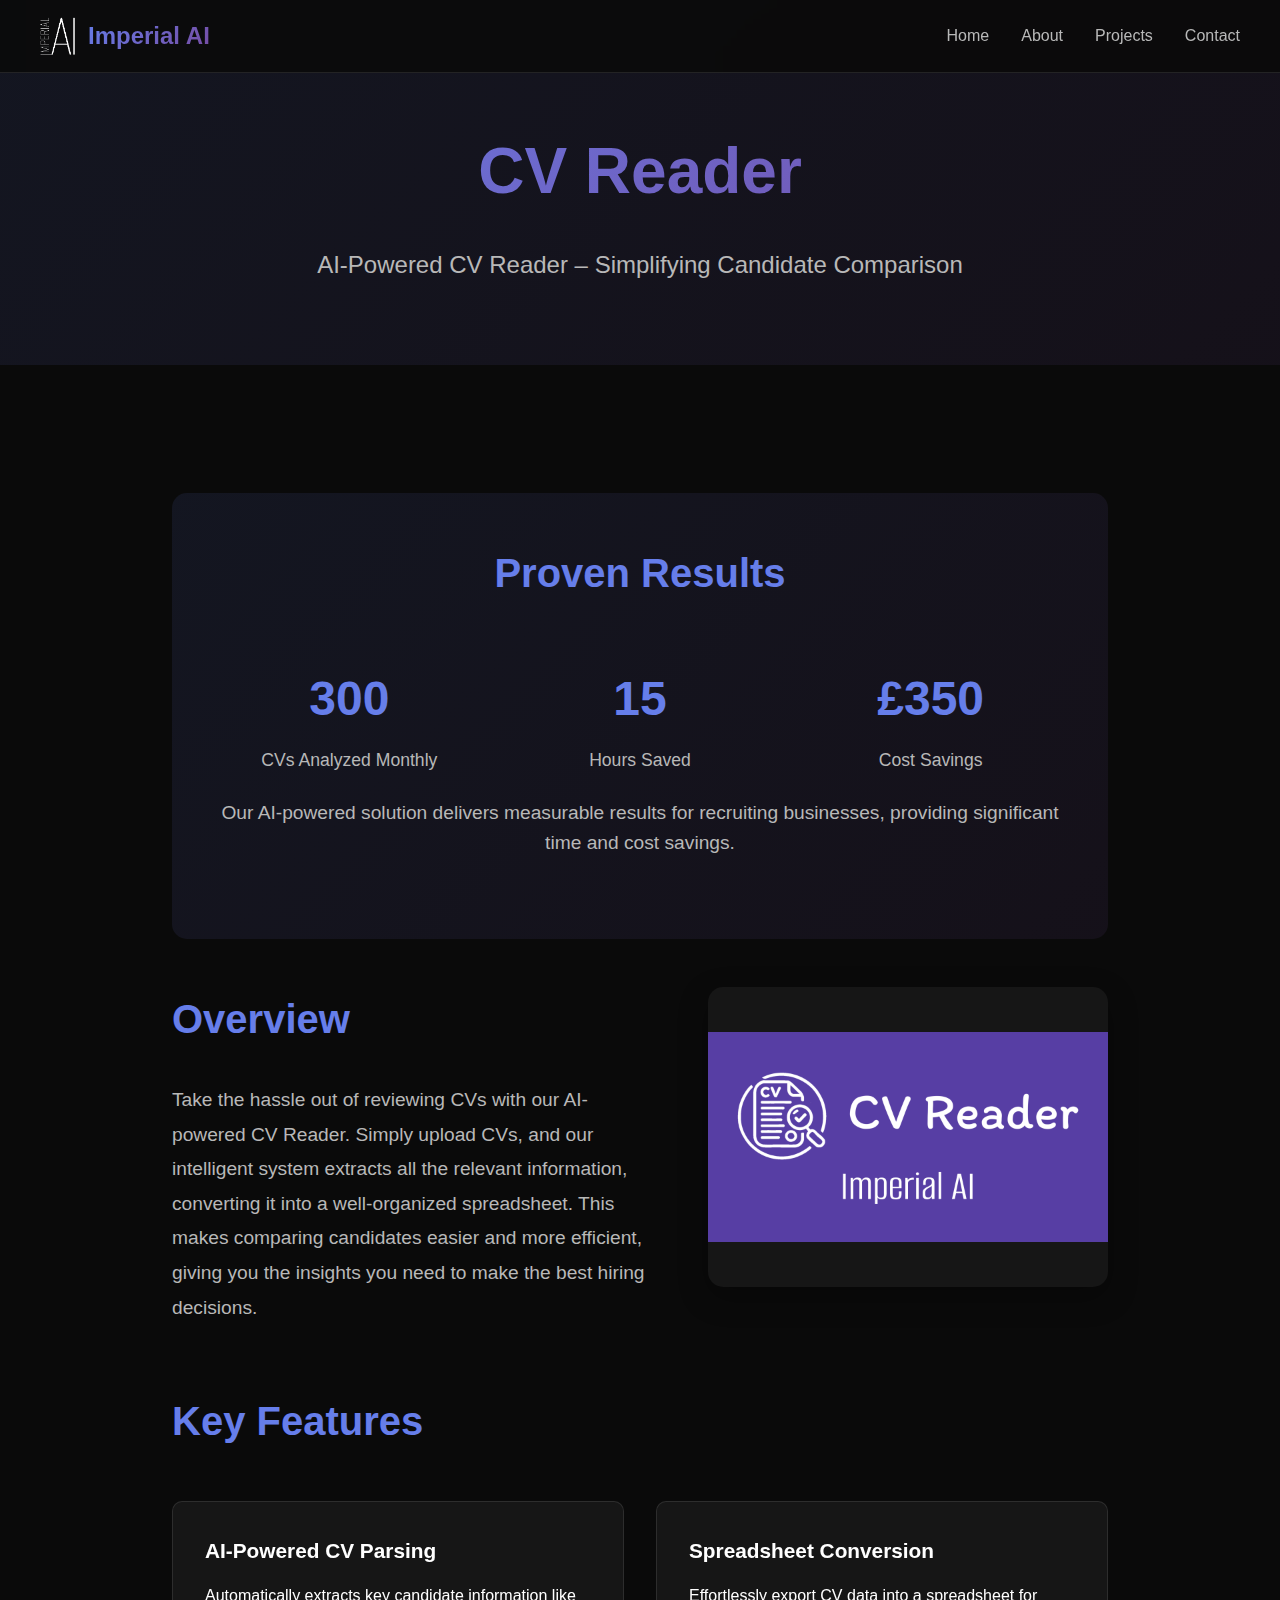
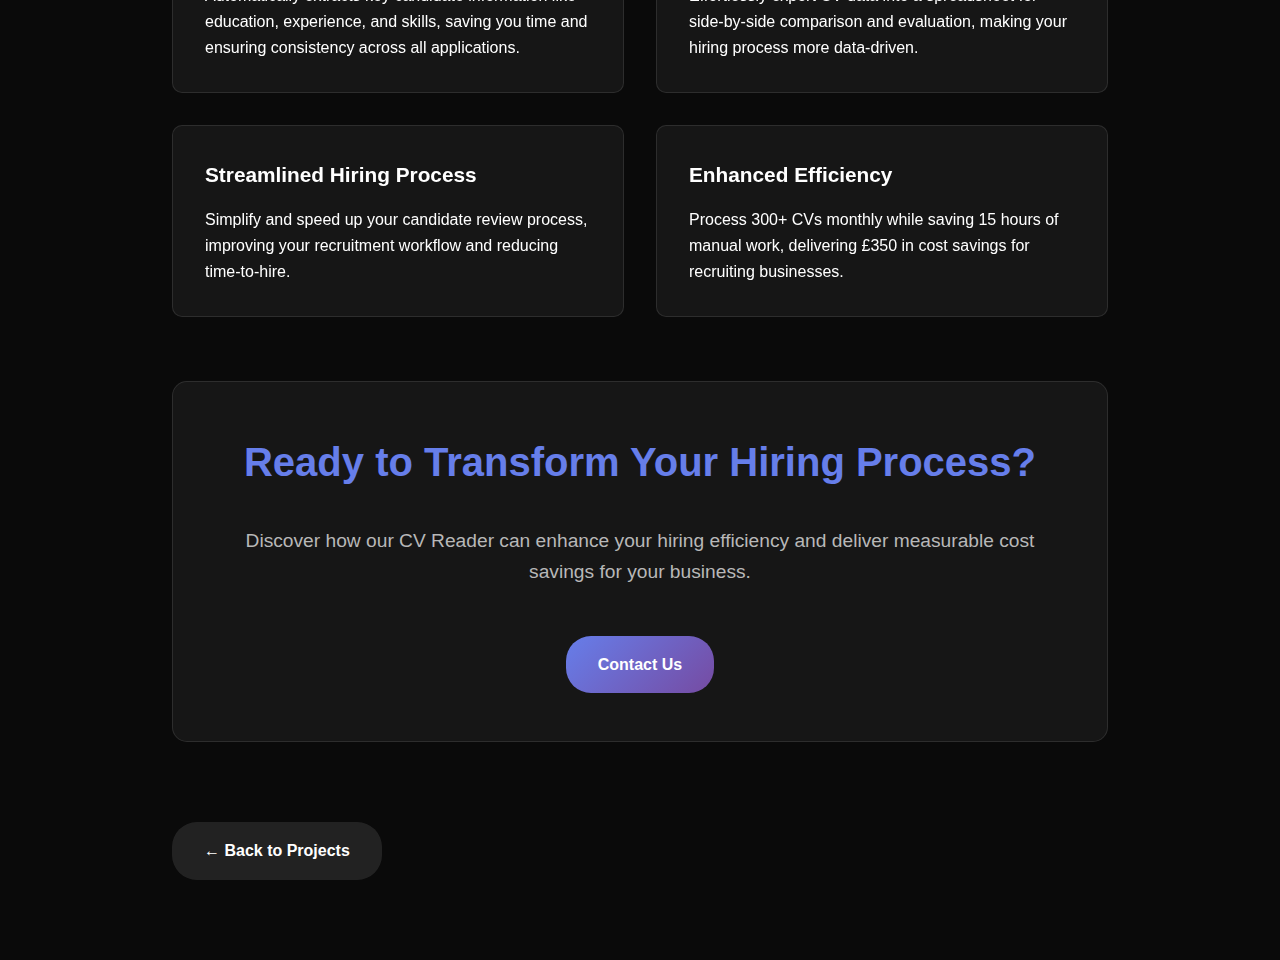
<file: cvreader.html>
<!DOCTYPE html>
<html lang="en">
<head>
    <meta charset="UTF-8">
    <meta name="viewport" content="width=device-width, initial-scale=1.0">
    <title>CV Reader - AI-Powered Recruitment | Imperial AI</title>
    <style>
        * {
            margin: 0;
            padding: 0;
            box-sizing: border-box;
        }

        body {
            font-family: 'Arial', sans-serif;
            background: #0a0a0a;
            color: white;
            line-height: 1.6;
        }

        .navbar {
            position: fixed;
            top: 0;
            left: 0;
            right: 0;
            z-index: 10;
            background: rgba(10, 10, 10, 0.9);
            backdrop-filter: blur(10px);
            border-bottom: 1px solid rgba(255, 255, 255, 0.1);
            padding: 1rem 2rem;
        }

        .nav-container {
            max-width: 1200px;
            margin: 0 auto;
            display: flex;
            justify-content: space-between;
            align-items: center;
        }

        .nav-logo {
            display: flex;
            align-items: center;
            text-decoration: none;
        }

        .nav-logo img {
            height: 40px;
            width: auto;
            margin-right: 0.5rem;
        }

        .nav-logo-text {
            font-size: 1.5rem;
            font-weight: 700;
            background: linear-gradient(135deg, #667eea 0%, #764ba2 100%);
            -webkit-background-clip: text;
            -webkit-text-fill-color: transparent;
            background-clip: text;
        }

        .nav-links {
            display: flex;
            gap: 2rem;
            list-style: none;
        }

        .nav-links a {
            color: #b8b8b8;
            text-decoration: none;
            font-weight: 500;
            transition: color 0.3s ease;
        }

        .nav-links a:hover {
            color: #667eea;
        }

        .project-hero {
            padding: 120px 2rem 80px;
            text-align: center;
            background: linear-gradient(135deg, rgba(102, 126, 234, 0.1) 0%, rgba(118, 75, 162, 0.1) 100%);
        }

        .project-title {
            font-size: 4rem;
            font-weight: 700;
            margin-bottom: 1.5rem;
            background: linear-gradient(135deg, #667eea 0%, #764ba2 100%);
            -webkit-background-clip: text;
            -webkit-text-fill-color: transparent;
            background-clip: text;
        }

        .project-subtitle {
            font-size: 1.5rem;
            color: #b8b8b8;
            max-width: 800px;
            margin: 0 auto;
        }

        .project-content {
            padding: 80px 2rem;
            max-width: 1000px;
            margin: 0 auto;
        }

        .section {
            margin-bottom: 4rem;
        }

        .overview-section {
            display: grid;
            grid-template-columns: 1fr 400px;
            gap: 3rem;
            align-items: flex-start;
            margin-bottom: 4rem;
        }

        .overview-content h2 {
            font-size: 2.5rem;
            font-weight: 600;
            margin-bottom: 2rem;
            color: #667eea;
        }

        .overview-content p {
            font-size: 1.2rem;
            color: #b8b8b8;
            line-height: 1.8;
        }

        .overview-image {
            width: 100%;
            height: 300px;
            border-radius: 15px;
            overflow: hidden;
            box-shadow: 0 10px 30px rgba(0, 0, 0, 0.3);
        }

        .overview-image img {
            width: 100%;
            height: 100%;
            object-fit: contain;
            background: rgba(255, 255, 255, 0.05);
        }

        @media (max-width: 1024px) {
            .overview-section {
                grid-template-columns: 1fr;
                gap: 2rem;
                text-align: center;
            }

            .overview-image {
                height: 250px;
                margin: 0 auto;
                max-width: 400px;
            }
        }

        .section-title {
            font-size: 2.5rem;
            font-weight: 600;
            margin-bottom: 2rem;
            color: #667eea;
        }

        .section-text {
            font-size: 1.2rem;
            color: #b8b8b8;
            margin-bottom: 2rem;
        }

        .stats-section {
            background: linear-gradient(135deg, rgba(102, 126, 234, 0.1) 0%, rgba(118, 75, 162, 0.1) 100%);
            border-radius: 15px;
            padding: 3rem;
            margin: 3rem 0;
            text-align: center;
        }

        .stats-grid {
            display: grid;
            grid-template-columns: repeat(auto-fit, minmax(200px, 1fr));
            gap: 2rem;
            margin-top: 2rem;
        }

        .stat-item {
            padding: 1.5rem;
        }

        .stat-number {
            font-size: 3rem;
            font-weight: 700;
            color: #667eea;
            margin-bottom: 0.5rem;
        }

        .stat-label {
            font-size: 1.1rem;
            color: #b8b8b8;
        }

        .features-grid {
            display: grid;
            grid-template-columns: repeat(auto-fit, minmax(300px, 1fr));
            gap: 2rem;
            margin-top: 3rem;
        }

        .feature-card {
            background: rgba(255, 255, 255, 0.05);
            border: 1px solid rgba(255, 255, 255, 0.1);
            border-radius: 10px;
            padding: 2rem;
            backdrop-filter: blur(10px);
        }

        .feature-title {
            font-size: 1.3rem;
            font-weight: 600;
            margin-bottom: 1rem;
            color: white;
        }

        .contact-cta {
            background: rgba(255, 255, 255, 0.05);
            border: 1px solid rgba(255, 255, 255, 0.1);
            border-radius: 15px;
            padding: 3rem;
            text-align: center;
            margin: 3rem 0;
        }

        .contact-button {
            display: inline-block;
            padding: 1rem 2rem;
            background: linear-gradient(135deg, #667eea 0%, #764ba2 100%);
            color: white;
            text-decoration: none;
            border-radius: 25px;
            font-weight: 600;
            transition: transform 0.3s ease, box-shadow 0.3s ease;
            margin-top: 1rem;
        }

        .contact-button:hover {
            transform: translateY(-2px);
            box-shadow: 0 8px 25px rgba(102, 126, 234, 0.4);
        }

        .back-button {
            display: inline-block;
            padding: 1rem 2rem;
            background: rgba(255, 255, 255, 0.1);
            color: white;
            text-decoration: none;
            border-radius: 25px;
            font-weight: 600;
            transition: transform 0.3s ease;
            margin-top: 2rem;
        }

        .back-button:hover {
            transform: translateY(-2px);
            background: rgba(255, 255, 255, 0.2);
        }

        @media (max-width: 768px) {
            .project-title {
                font-size: 2.5rem;
            }

            .stats-grid {
                grid-template-columns: 1fr;
            }

            .stat-number {
                font-size: 2.5rem;
            }
        }
    </style>
</head>
<body>
    <nav class="navbar">
        <div class="nav-container">
            <a href="index.html" class="nav-logo">
                <img src="assets/logo.png" alt="Imperial AI Logo">
                <span class="nav-logo-text">Imperial AI</span>
            </a>
            <ul class="nav-links">
                <li><a href="index.html#home">Home</a></li>
                <li><a href="about.html">About</a></li>
                <li><a href="index.html#projects">Projects</a></li>
                <li><a href="contact.html">Contact</a></li>
            </ul>
        </div>
    </nav>

    <section class="project-hero">
        <h1 class="project-title">CV Reader</h1>
        <p class="project-subtitle">AI-Powered CV Reader – Simplifying Candidate Comparison</p>
    </section>

    <div class="project-content">
        <div class="stats-section">
            <h2 class="section-title">Proven Results</h2>
            <div class="stats-grid">
                <div class="stat-item">
                    <div class="stat-number">300</div>
                    <div class="stat-label">CVs Analyzed Monthly</div>
                </div>
                <div class="stat-item">
                    <div class="stat-number">15</div>
                    <div class="stat-label">Hours Saved</div>
                </div>
                <div class="stat-item">
                    <div class="stat-number">£350</div>
                    <div class="stat-label">Cost Savings</div>
                </div>
            </div>
            <p class="section-text">Our AI-powered solution delivers measurable results for recruiting businesses, providing significant time and cost savings.</p>
        </div>

        <div class="overview-section">
            <div class="overview-content">
                <h2>Overview</h2>
                <p>Take the hassle out of reviewing CVs with our AI-powered CV Reader. Simply upload CVs, and our intelligent system extracts all the relevant information, converting it into a well-organized spreadsheet. This makes comparing candidates easier and more efficient, giving you the insights you need to make the best hiring decisions.</p>
            </div>
            <div class="overview-image">
                <img src="assets/cvreader.webp" alt="CV Reader Platform">
            </div>
        </div>

        <div class="section">
            <h2 class="section-title">Key Features</h2>
            <div class="features-grid">
                <div class="feature-card">
                    <h3 class="feature-title">AI-Powered CV Parsing</h3>
                    <p>Automatically extracts key candidate information like education, experience, and skills, saving you time and ensuring consistency across all applications.</p>
                </div>
                <div class="feature-card">
                    <h3 class="feature-title">Spreadsheet Conversion</h3>
                    <p>Effortlessly export CV data into a spreadsheet for side-by-side comparison and evaluation, making your hiring process more data-driven.</p>
                </div>
                <div class="feature-card">
                    <h3 class="feature-title">Streamlined Hiring Process</h3>
                    <p>Simplify and speed up your candidate review process, improving your recruitment workflow and reducing time-to-hire.</p>
                </div>
                <div class="feature-card">
                    <h3 class="feature-title">Enhanced Efficiency</h3>
                    <p>Process 300+ CVs monthly while saving 15 hours of manual work, delivering £350 in cost savings for recruiting businesses.</p>
                </div>
            </div>
        </div>

        <div class="contact-cta">
            <h3 class="section-title">Ready to Transform Your Hiring Process?</h3>
            <p class="section-text">Discover how our CV Reader can enhance your hiring efficiency and deliver measurable cost savings for your business.</p>
            <a href="contact.html" class="contact-button">Contact Us</a>
        </div>

        <a href="index.html" class="back-button">← Back to Projects</a>
    </div>
</body>
</html>
</file>
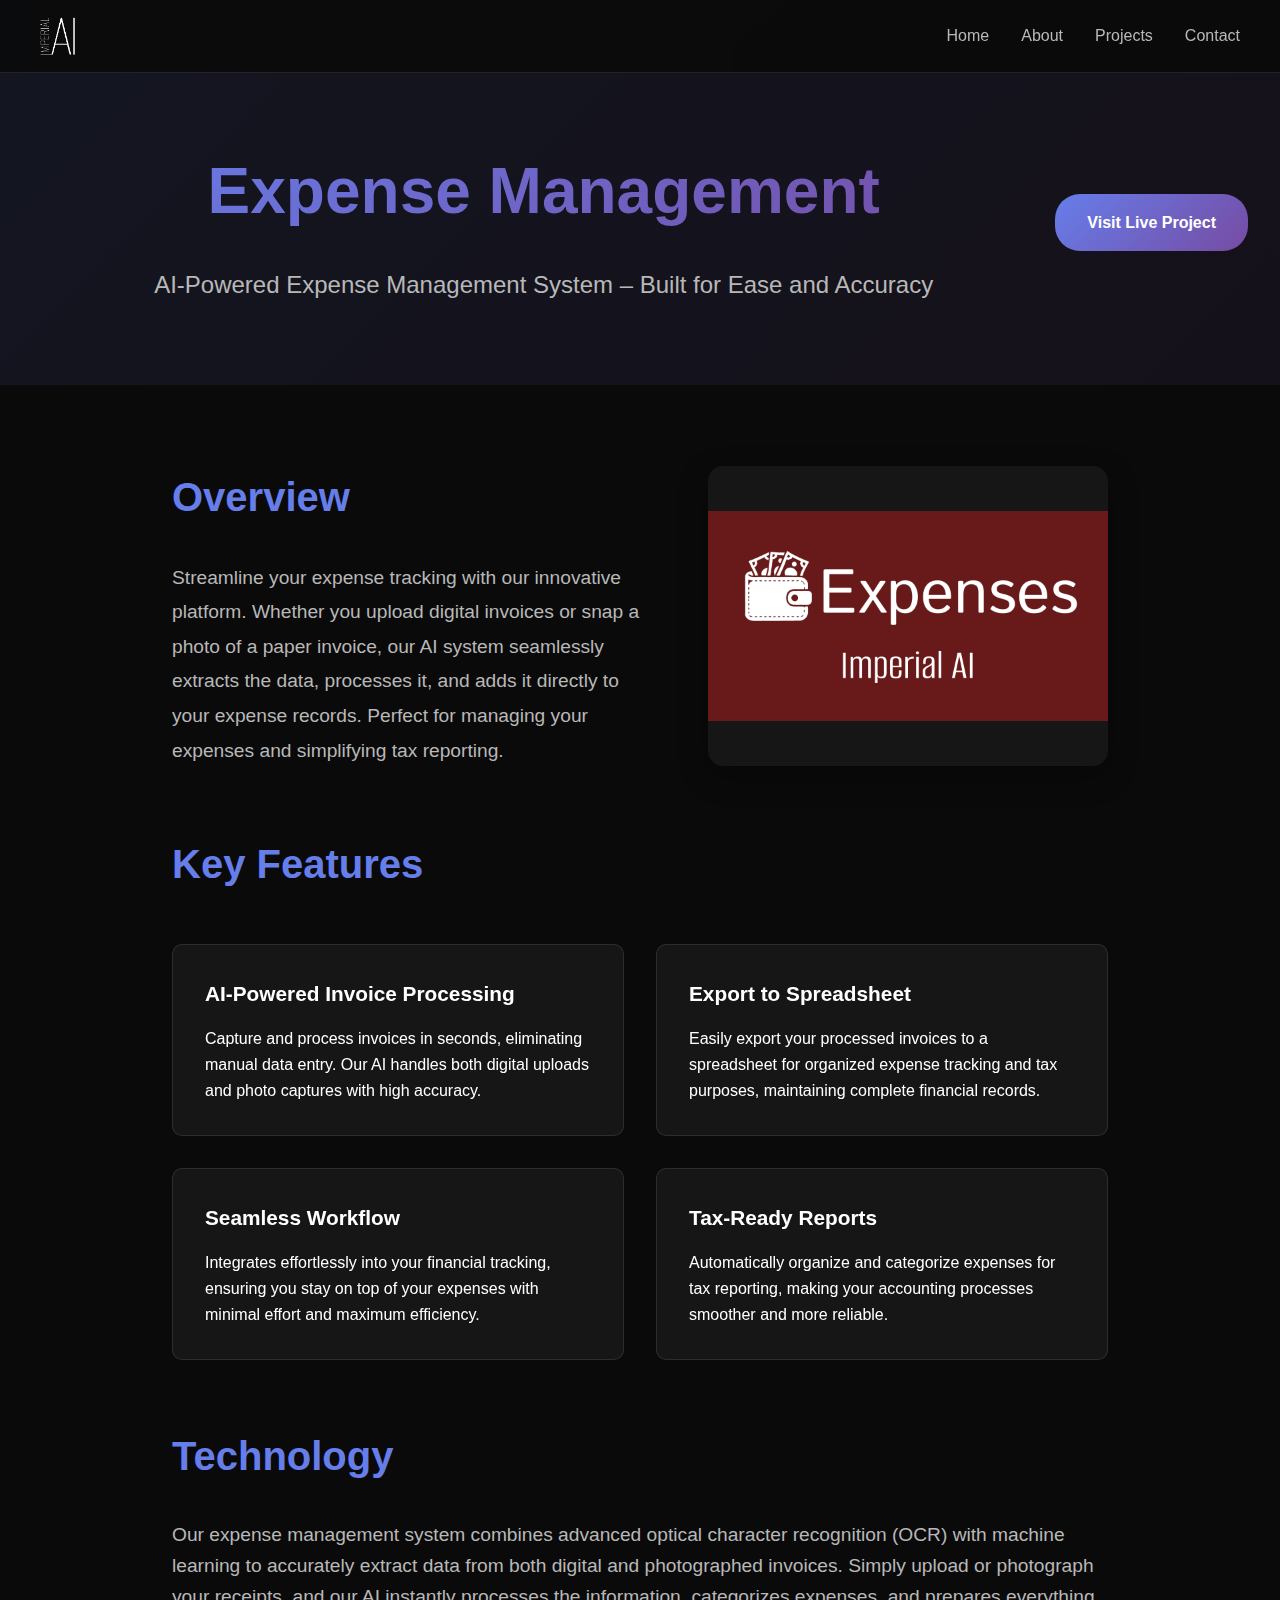
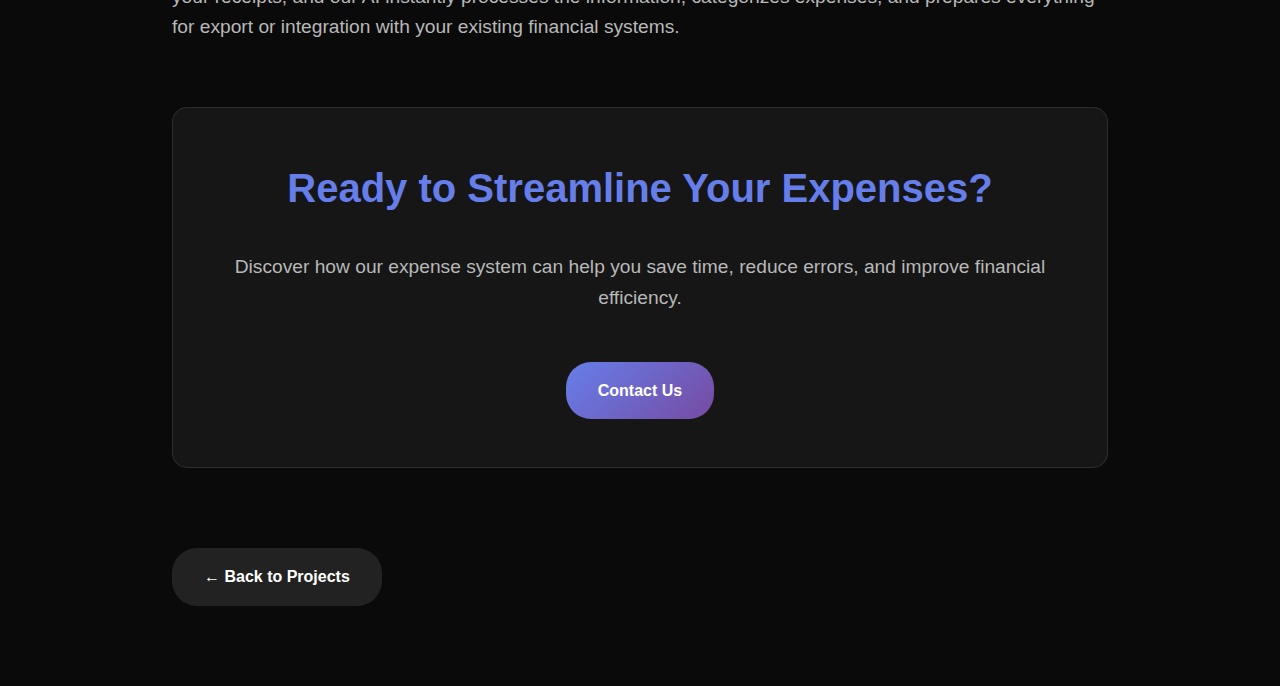
<file: expense.html>
<!DOCTYPE html>
<html lang="en">
<head>
    <meta charset="UTF-8">
    <meta name="viewport" content="width=device-width, initial-scale=1.0">
    <meta name="description" content="Automate expense management with AI invoice processing. Streamline financial operations, reduce manual work, and improve accuracy instantly.">
    
    <!-- Favicon -->
    <link rel="icon" type="image/png" href="assets/favicon.png">
    
    <!-- Open Graph Meta Tags -->
    <meta property="og:title" content="Expense Management - AI Invoice Processing | Imperial AI">
    <meta property="og:description" content="Automate expense management with AI invoice processing. Streamline financial operations, reduce manual work, and improve accuracy instantly.">
    <meta property="og:image" content="assets/meta-img.png">
    <meta property="og:url" content="https://imperialai.com/expense">
    <meta property="og:type" content="website">
    
    <!-- Twitter Card Meta Tags -->
    <meta name="twitter:card" content="summary_large_image">
    <meta name="twitter:title" content="Expense Management - AI Invoice Processing | Imperial AI">
    <meta name="twitter:description" content="Automate expense management with AI invoice processing. Streamline financial operations, reduce manual work, and improve accuracy instantly.">
    <meta name="twitter:image" content="assets/meta-img.png">
    
    <title>Expense Management - AI Invoice Processing | Imperial AI</title>
    <style>
        * {
            margin: 0;
            padding: 0;
            box-sizing: border-box;
        }

        body {
            font-family: 'Arial', sans-serif;
            background: #0a0a0a;
            color: white;
            line-height: 1.6;
        }

        .navbar {
            position: fixed;
            top: 0;
            left: 0;
            right: 0;
            z-index: 10;
            background: rgba(10, 10, 10, 0.9);
            backdrop-filter: blur(10px);
            border-bottom: 1px solid rgba(255, 255, 255, 0.1);
            padding: 1rem 2rem;
        }

        .nav-container {
            max-width: 1200px;
            margin: 0 auto;
            display: flex;
            justify-content: space-between;
            align-items: center;
        }

        .nav-logo {
            display: flex;
            align-items: center;
            text-decoration: none;
        }

        .nav-logo img {
            height: 40px;
            width: auto;
            margin-right: 0.5rem;
        }


        .nav-links {
            display: flex;
            gap: 2rem;
            list-style: none;
        }

        .nav-links a {
            color: #b8b8b8;
            text-decoration: none;
            font-weight: 500;
            transition: color 0.3s ease;
        }

        .nav-links a:hover {
            color: #667eea;
        }

        .project-hero {
            padding: 140px 2rem 80px;
            text-align: center;
            background: linear-gradient(135deg, rgba(102, 126, 234, 0.1) 0%, rgba(118, 75, 162, 0.1) 100%);
            display: flex;
            justify-content: space-between;
            align-items: center;
            flex-wrap: wrap;
        }

        .hero-content {
            flex: 1;
            text-align: center;
        }

        .project-title {
            font-size: 4rem;
            font-weight: 700;
            margin-bottom: 1.5rem;
            background: linear-gradient(135deg, #667eea 0%, #764ba2 100%);
            -webkit-background-clip: text;
            -webkit-text-fill-color: transparent;
            background-clip: text;
        }

        .project-subtitle {
            font-size: 1.5rem;
            color: #b8b8b8;
            max-width: 800px;
            margin: 0 auto;
        }

        .project-content {
            padding: 80px 2rem;
            max-width: 1000px;
            margin: 0 auto;
        }

        .section {
            margin-bottom: 4rem;
        }

        .overview-section {
            display: grid;
            grid-template-columns: 1fr 400px;
            gap: 3rem;
            align-items: center;
            margin-bottom: 4rem;
        }

        .overview-content h2 {
            font-size: 2.5rem;
            font-weight: 600;
            margin-bottom: 2rem;
            color: #667eea;
        }

        .overview-content p {
            font-size: 1.2rem;
            color: #b8b8b8;
            line-height: 1.8;
        }

        .overview-image {
            width: 100%;
            height: 300px;
            border-radius: 15px;
            overflow: hidden;
            box-shadow: 0 10px 30px rgba(0, 0, 0, 0.3);
        }

        .overview-image img {
            width: 100%;
            height: 100%;
            object-fit: contain;
            background: rgba(255, 255, 255, 0.05);
        }

        @media (max-width: 1024px) {
            .overview-section {
                grid-template-columns: 1fr;
                gap: 2rem;
                text-align: center;
            }

            .overview-image {
                height: 250px;
                margin: 0 auto;
                max-width: 400px;
            }
        }

        .section-title {
            font-size: 2.5rem;
            font-weight: 600;
            margin-bottom: 2rem;
            color: #667eea;
        }

        .section-text {
            font-size: 1.2rem;
            color: #b8b8b8;
            margin-bottom: 2rem;
        }

        .features-grid {
            display: grid;
            grid-template-columns: repeat(auto-fit, minmax(300px, 1fr));
            gap: 2rem;
            margin-top: 3rem;
        }

        .feature-card {
            background: rgba(255, 255, 255, 0.05);
            border: 1px solid rgba(255, 255, 255, 0.1);
            border-radius: 10px;
            padding: 2rem;
            backdrop-filter: blur(10px);
        }

        .feature-title {
            font-size: 1.3rem;
            font-weight: 600;
            margin-bottom: 1rem;
            color: white;
        }

        .contact-cta {
            background: rgba(255, 255, 255, 0.05);
            border: 1px solid rgba(255, 255, 255, 0.1);
            border-radius: 15px;
            padding: 3rem;
            text-align: center;
            margin: 3rem 0;
        }

        .contact-button {
            display: inline-block;
            padding: 1rem 2rem;
            background: linear-gradient(135deg, #667eea 0%, #764ba2 100%);
            color: white;
            text-decoration: none;
            border-radius: 25px;
            font-weight: 600;
            transition: transform 0.3s ease, box-shadow 0.3s ease;
            margin-top: 1rem;
        }

        .contact-button:hover {
            transform: translateY(-2px);
            box-shadow: 0 8px 25px rgba(102, 126, 234, 0.4);
        }

        .back-button {
            display: inline-block;
            padding: 1rem 2rem;
            background: rgba(255, 255, 255, 0.1);
            color: white;
            text-decoration: none;
            border-radius: 25px;
            font-weight: 600;
            transition: transform 0.3s ease;
            margin-top: 2rem;
        }

        .back-button:hover {
            transform: translateY(-2px);
            background: rgba(255, 255, 255, 0.2);
        }

        .live-project-button {
            display: inline-block;
            padding: 1rem 2rem;
            background: linear-gradient(135deg, #667eea 0%, #764ba2 100%);
            color: white;
            text-decoration: none;
            border-radius: 25px;
            font-weight: 600;
            transition: transform 0.3s ease, box-shadow 0.3s ease;
            white-space: nowrap;
        }

        .live-project-button:hover {
            transform: translateY(-2px);
            box-shadow: 0 8px 25px rgba(102, 126, 234, 0.4);
        }

        @media (max-width: 768px) {
            .navbar {
                padding: 1rem;
            }

            .nav-container {
                flex-direction: column;
                gap: 1rem;
            }

            .nav-links {
                gap: 1.5rem;
            }

            .project-hero {
                flex-direction: column;
                gap: 1.5rem;
                text-align: center;
                padding: 120px 1rem 60px;
                min-height: auto;
            }
            
            .hero-content {
                text-align: center;
            }

            .project-title {
                font-size: 2.5rem;
                margin-bottom: 1rem;
                line-height: 1.2;
            }

            .project-subtitle {
                font-size: 1.1rem;
                margin-bottom: 1.5rem;
                line-height: 1.4;
            }
            
            .live-project-button {
                align-self: center;
                padding: 0.8rem 1.5rem;
                font-size: 0.9rem;
            }
        }

        @media (max-width: 480px) {
            .project-hero {
                padding: 110px 0.5rem 50px;
            }

            .project-title {
                font-size: 2rem;
                margin-bottom: 0.8rem;
            }

            .project-subtitle {
                font-size: 1rem;
                margin-bottom: 1.2rem;
                padding: 0 0.5rem;
            }

            .live-project-button {
                padding: 0.7rem 1.2rem;
                font-size: 0.85rem;
            }
        }
    </style>
</head>
<body>
    <nav class="navbar">
        <div class="nav-container">
            <a href="index.html" class="nav-logo">
                <img src="assets/logo.png" alt="Imperial AI Logo">
                
            </a>
            <ul class="nav-links">
                <li><a href="index.html#home">Home</a></li>
                <li><a href="about.html">About</a></li>
                <li><a href="index.html#projects">Projects</a></li>
                <li><a href="contact.html">Contact</a></li>
            </ul>
        </div>
    </nav>

    <section class="project-hero">
        <div class="hero-content">
            <h1 class="project-title">Expense Management</h1>
            <p class="project-subtitle">AI-Powered Expense Management System – Built for Ease and Accuracy</p>
        </div>
        <a href="https://expenses.athena.imperialai.ai/login" class="live-project-button" target="_blank" rel="noopener noreferrer">Visit Live Project</a>
    </section>

    <div class="project-content">
        <div class="overview-section">
            <div class="overview-content">
                <h2>Overview</h2>
                <p>Streamline your expense tracking with our innovative platform. Whether you upload digital invoices or snap a photo of a paper invoice, our AI system seamlessly extracts the data, processes it, and adds it directly to your expense records. Perfect for managing your expenses and simplifying tax reporting.</p>
            </div>
            <div class="overview-image">
                <img src="assets/expense.webp" alt="Expense Management Platform">
            </div>
        </div>

        <div class="section">
            <h2 class="section-title">Key Features</h2>
            <div class="features-grid">
                <div class="feature-card">
                    <h3 class="feature-title">AI-Powered Invoice Processing</h3>
                    <p>Capture and process invoices in seconds, eliminating manual data entry. Our AI handles both digital uploads and photo captures with high accuracy.</p>
                </div>
                <div class="feature-card">
                    <h3 class="feature-title">Export to Spreadsheet</h3>
                    <p>Easily export your processed invoices to a spreadsheet for organized expense tracking and tax purposes, maintaining complete financial records.</p>
                </div>
                <div class="feature-card">
                    <h3 class="feature-title">Seamless Workflow</h3>
                    <p>Integrates effortlessly into your financial tracking, ensuring you stay on top of your expenses with minimal effort and maximum efficiency.</p>
                </div>
                <div class="feature-card">
                    <h3 class="feature-title">Tax-Ready Reports</h3>
                    <p>Automatically organize and categorize expenses for tax reporting, making your accounting processes smoother and more reliable.</p>
                </div>
            </div>
        </div>

        <div class="section">
            <h2 class="section-title">Technology</h2>
            <p class="section-text">Our expense management system combines advanced optical character recognition (OCR) with machine learning to accurately extract data from both digital and photographed invoices. Simply upload or photograph your receipts, and our AI instantly processes the information, categorizes expenses, and prepares everything for export or integration with your existing financial systems.</p>
        </div>

        <div class="contact-cta">
            <h3 class="section-title">Ready to Streamline Your Expenses?</h3>
            <p class="section-text">Discover how our expense system can help you save time, reduce errors, and improve financial efficiency.</p>
            <a href="contact.html" class="contact-button">Contact Us</a>
        </div>

        <a href="index.html" class="back-button">← Back to Projects</a>
    </div>
</body>
</html>
</file>
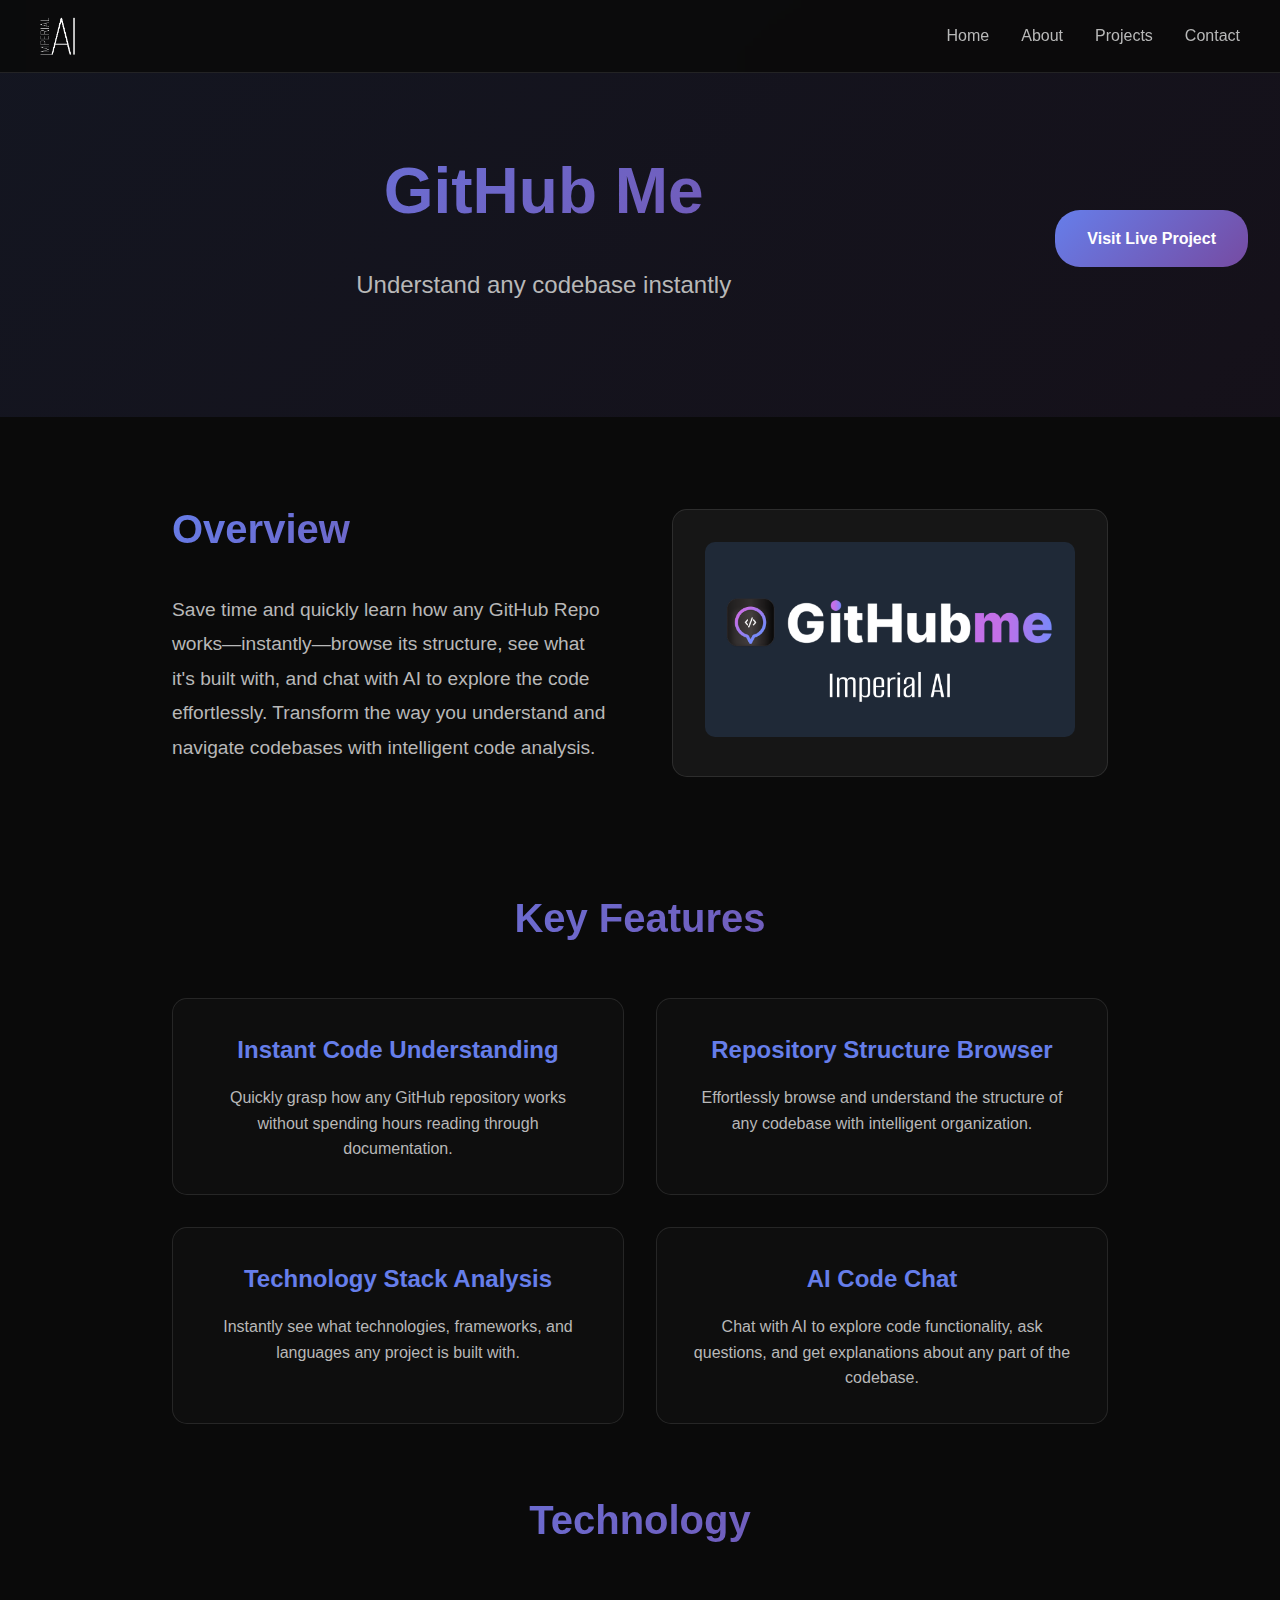
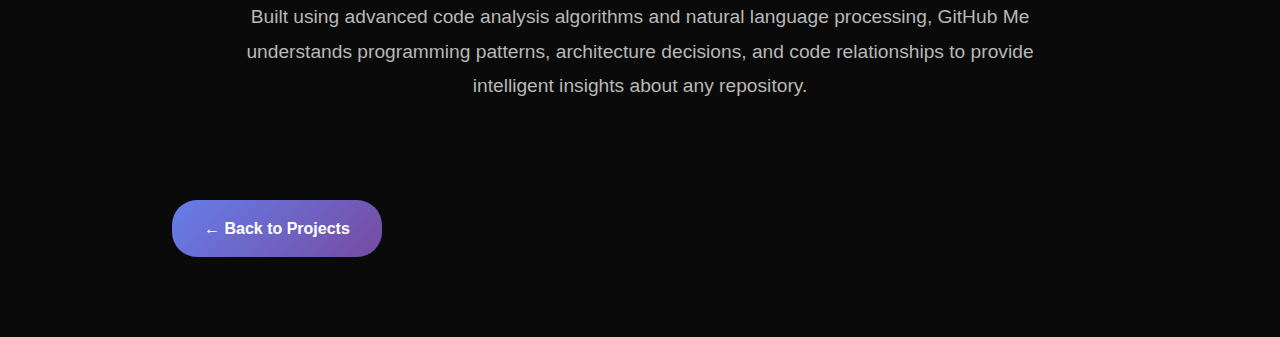
<file: githubme.html>
<!DOCTYPE html>
<html lang="en">
<head>
    <meta charset="UTF-8">
    <meta name="viewport" content="width=device-width, initial-scale=1.0">
    <meta name="description" content="Understand any codebase instantly with GitHub Me. Save time learning GitHub repos through AI-powered code exploration and chat assistance.">
    
    <!-- Favicon -->
    <link rel="icon" type="image/png" href="assets/favicon.png">
    
    <!-- Open Graph Meta Tags -->
    <meta property="og:title" content="GitHub Me - Portfolio Platform | Imperial AI">
    <meta property="og:description" content="Understand any codebase instantly with GitHub Me. Save time learning GitHub repos through AI-powered code exploration and chat assistance.">
    <meta property="og:image" content="assets/meta-img.png">
    <meta property="og:url" content="https://imperialai.com/githubme">
    <meta property="og:type" content="website">
    
    <!-- Twitter Card Meta Tags -->
    <meta name="twitter:card" content="summary_large_image">
    <meta name="twitter:title" content="GitHub Me - Portfolio Platform | Imperial AI">
    <meta name="twitter:description" content="Understand any codebase instantly with GitHub Me. Save time learning GitHub repos through AI-powered code exploration and chat assistance.">
    <meta name="twitter:image" content="assets/meta-img.png">
    
    <title>GitHub Me - Portfolio Platform | Imperial AI</title>
    <link rel="stylesheet" href="assets/project-styles.css">
</head>
<body>
    <nav class="navbar">
        <div class="nav-container">
            <a href="index.html" class="nav-logo"><img src="assets/logo.png" alt="Imperial AI Logo"></a>
            <ul class="nav-links">
                <li><a href="index.html#home">Home</a></li>
                <li><a href="about.html">About</a></li>
                <li><a href="index.html#projects">Projects</a></li>
                <li><a href="contact.html">Contact</a></li>
            </ul>
        </div>
    </nav>

    <section class="project-hero">
        <div class="hero-content">
            <h1 class="project-title">GitHub Me</h1>
            <p class="project-subtitle">Understand any codebase instantly</p>
        </div>
        <a href="https://github.me.uk/" class="live-project-button" target="_blank" rel="noopener noreferrer">Visit Live Project</a>
    </section>

    <div class="project-content">
        <div class="overview-section">
            <div class="overview-content">
                <h2>Overview</h2>
                <p>Save time and quickly learn how any GitHub Repo works—instantly—browse its structure, see what it's built with, and chat with AI to explore the code effortlessly. Transform the way you understand and navigate codebases with intelligent code analysis.</p>
            </div>
            <div class="overview-image">
                <img src="assets/githubme.webp" alt="GitHub Me Platform">
            </div>
        </div>

        <div class="section">
            <h2 class="section-title">Key Features</h2>
            <div class="features-grid">
                <div class="feature-card">
                    <h3 class="feature-title">Instant Code Understanding</h3>
                    <p>Quickly grasp how any GitHub repository works without spending hours reading through documentation.</p>
                </div>
                <div class="feature-card">
                    <h3 class="feature-title">Repository Structure Browser</h3>
                    <p>Effortlessly browse and understand the structure of any codebase with intelligent organization.</p>
                </div>
                <div class="feature-card">
                    <h3 class="feature-title">Technology Stack Analysis</h3>
                    <p>Instantly see what technologies, frameworks, and languages any project is built with.</p>
                </div>
                <div class="feature-card">
                    <h3 class="feature-title">AI Code Chat</h3>
                    <p>Chat with AI to explore code functionality, ask questions, and get explanations about any part of the codebase.</p>
                </div>
            </div>
        </div>

        <div class="section">
            <h2 class="section-title">Technology</h2>
            <p class="section-text">Built using advanced code analysis algorithms and natural language processing, GitHub Me understands programming patterns, architecture decisions, and code relationships to provide intelligent insights about any repository.</p>
        </div>

        <a href="index.html" class="back-button">← Back to Projects</a>
    </div>
</body>
</html>
</file>
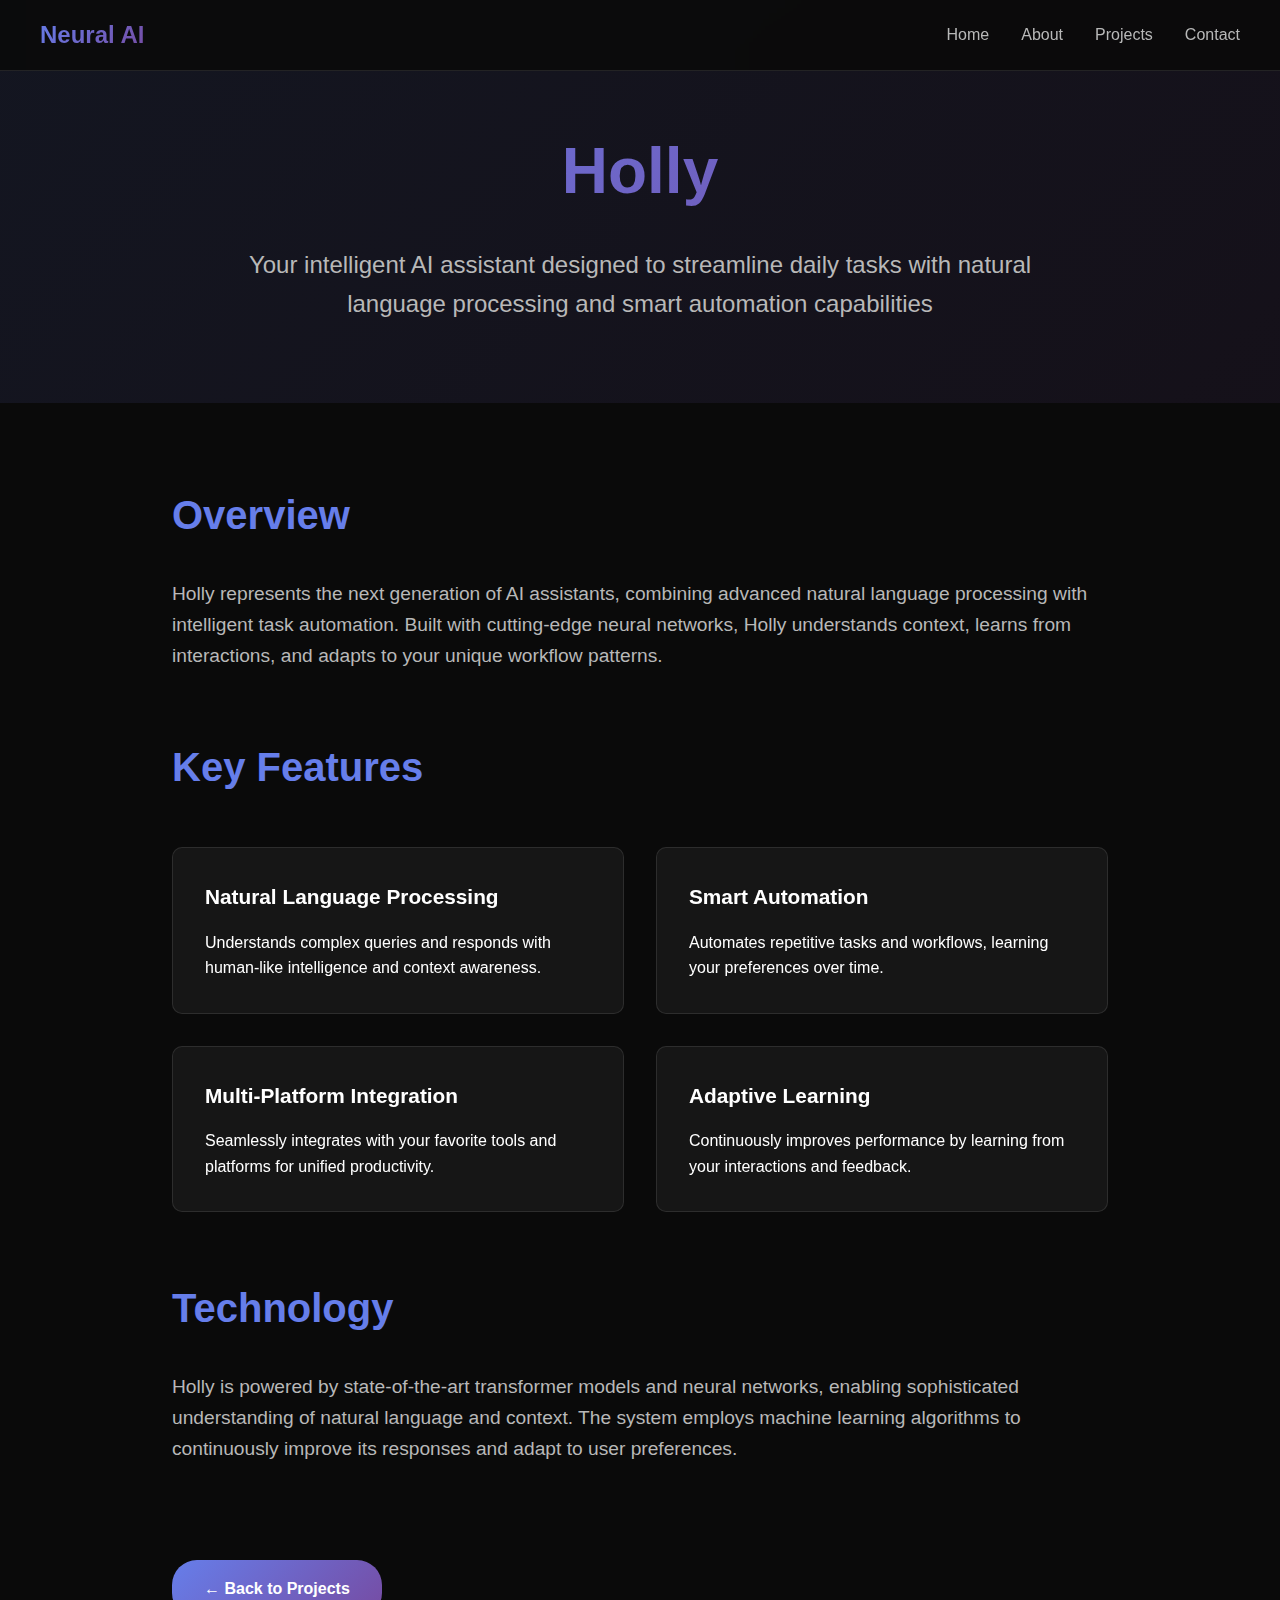
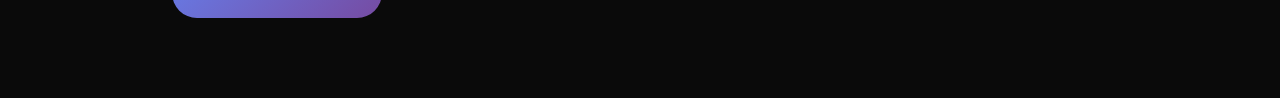
<file: holly.html>
<!DOCTYPE html>
<html lang="en">
<head>
    <meta charset="UTF-8">
    <meta name="viewport" content="width=device-width, initial-scale=1.0">
    <title>Holly - AI Assistant | Neural Intelligence</title>
    <style>
        * {
            margin: 0;
            padding: 0;
            box-sizing: border-box;
        }

        body {
            font-family: 'Arial', sans-serif;
            background: #0a0a0a;
            color: white;
            line-height: 1.6;
        }

        .navbar {
            position: fixed;
            top: 0;
            left: 0;
            right: 0;
            z-index: 10;
            background: rgba(10, 10, 10, 0.9);
            backdrop-filter: blur(10px);
            border-bottom: 1px solid rgba(255, 255, 255, 0.1);
            padding: 1rem 2rem;
        }

        .nav-container {
            max-width: 1200px;
            margin: 0 auto;
            display: flex;
            justify-content: space-between;
            align-items: center;
        }

        .nav-logo {
            font-size: 1.5rem;
            font-weight: 700;
            background: linear-gradient(135deg, #667eea 0%, #764ba2 100%);
            -webkit-background-clip: text;
            -webkit-text-fill-color: transparent;
            background-clip: text;
            text-decoration: none;
        }

        .nav-links {
            display: flex;
            gap: 2rem;
            list-style: none;
        }

        .nav-links a {
            color: #b8b8b8;
            text-decoration: none;
            font-weight: 500;
            transition: color 0.3s ease;
        }

        .nav-links a:hover {
            color: #667eea;
        }

        .project-hero {
            padding: 120px 2rem 80px;
            text-align: center;
            background: linear-gradient(135deg, rgba(102, 126, 234, 0.1) 0%, rgba(118, 75, 162, 0.1) 100%);
        }

        .project-title {
            font-size: 4rem;
            font-weight: 700;
            margin-bottom: 1.5rem;
            background: linear-gradient(135deg, #667eea 0%, #764ba2 100%);
            -webkit-background-clip: text;
            -webkit-text-fill-color: transparent;
            background-clip: text;
        }

        .project-subtitle {
            font-size: 1.5rem;
            color: #b8b8b8;
            max-width: 800px;
            margin: 0 auto;
        }

        .project-content {
            padding: 80px 2rem;
            max-width: 1000px;
            margin: 0 auto;
        }

        .section {
            margin-bottom: 4rem;
        }

        .section-title {
            font-size: 2.5rem;
            font-weight: 600;
            margin-bottom: 2rem;
            color: #667eea;
        }

        .section-text {
            font-size: 1.2rem;
            color: #b8b8b8;
            margin-bottom: 2rem;
        }

        .features-grid {
            display: grid;
            grid-template-columns: repeat(auto-fit, minmax(300px, 1fr));
            gap: 2rem;
            margin-top: 3rem;
        }

        .feature-card {
            background: rgba(255, 255, 255, 0.05);
            border: 1px solid rgba(255, 255, 255, 0.1);
            border-radius: 10px;
            padding: 2rem;
            backdrop-filter: blur(10px);
        }

        .feature-title {
            font-size: 1.3rem;
            font-weight: 600;
            margin-bottom: 1rem;
            color: white;
        }

        .back-button {
            display: inline-block;
            padding: 1rem 2rem;
            background: linear-gradient(135deg, #667eea 0%, #764ba2 100%);
            color: white;
            text-decoration: none;
            border-radius: 25px;
            font-weight: 600;
            transition: transform 0.3s ease, box-shadow 0.3s ease;
            margin-top: 2rem;
        }

        .back-button:hover {
            transform: translateY(-2px);
            box-shadow: 0 8px 25px rgba(102, 126, 234, 0.4);
        }
    </style>
</head>
<body>
    <nav class="navbar">
        <div class="nav-container">
            <a href="neural-network-hero.html" class="nav-logo">Neural AI</a>
            <ul class="nav-links">
                <li><a href="neural-network-hero.html#home">Home</a></li>
                <li><a href="neural-network-hero.html#about">About</a></li>
                <li><a href="neural-network-hero.html#projects">Projects</a></li>
                <li><a href="#contact">Contact</a></li>
            </ul>
        </div>
    </nav>

    <section class="project-hero">
        <h1 class="project-title">Holly</h1>
        <p class="project-subtitle">Your intelligent AI assistant designed to streamline daily tasks with natural language processing and smart automation capabilities</p>
    </section>

    <div class="project-content">
        <div class="section">
            <h2 class="section-title">Overview</h2>
            <p class="section-text">Holly represents the next generation of AI assistants, combining advanced natural language processing with intelligent task automation. Built with cutting-edge neural networks, Holly understands context, learns from interactions, and adapts to your unique workflow patterns.</p>
        </div>

        <div class="section">
            <h2 class="section-title">Key Features</h2>
            <div class="features-grid">
                <div class="feature-card">
                    <h3 class="feature-title">Natural Language Processing</h3>
                    <p>Understands complex queries and responds with human-like intelligence and context awareness.</p>
                </div>
                <div class="feature-card">
                    <h3 class="feature-title">Smart Automation</h3>
                    <p>Automates repetitive tasks and workflows, learning your preferences over time.</p>
                </div>
                <div class="feature-card">
                    <h3 class="feature-title">Multi-Platform Integration</h3>
                    <p>Seamlessly integrates with your favorite tools and platforms for unified productivity.</p>
                </div>
                <div class="feature-card">
                    <h3 class="feature-title">Adaptive Learning</h3>
                    <p>Continuously improves performance by learning from your interactions and feedback.</p>
                </div>
            </div>
        </div>

        <div class="section">
            <h2 class="section-title">Technology</h2>
            <p class="section-text">Holly is powered by state-of-the-art transformer models and neural networks, enabling sophisticated understanding of natural language and context. The system employs machine learning algorithms to continuously improve its responses and adapt to user preferences.</p>
        </div>

        <a href="neural-network-hero.html" class="back-button">← Back to Projects</a>
    </div>
</body>
</html>
</file>
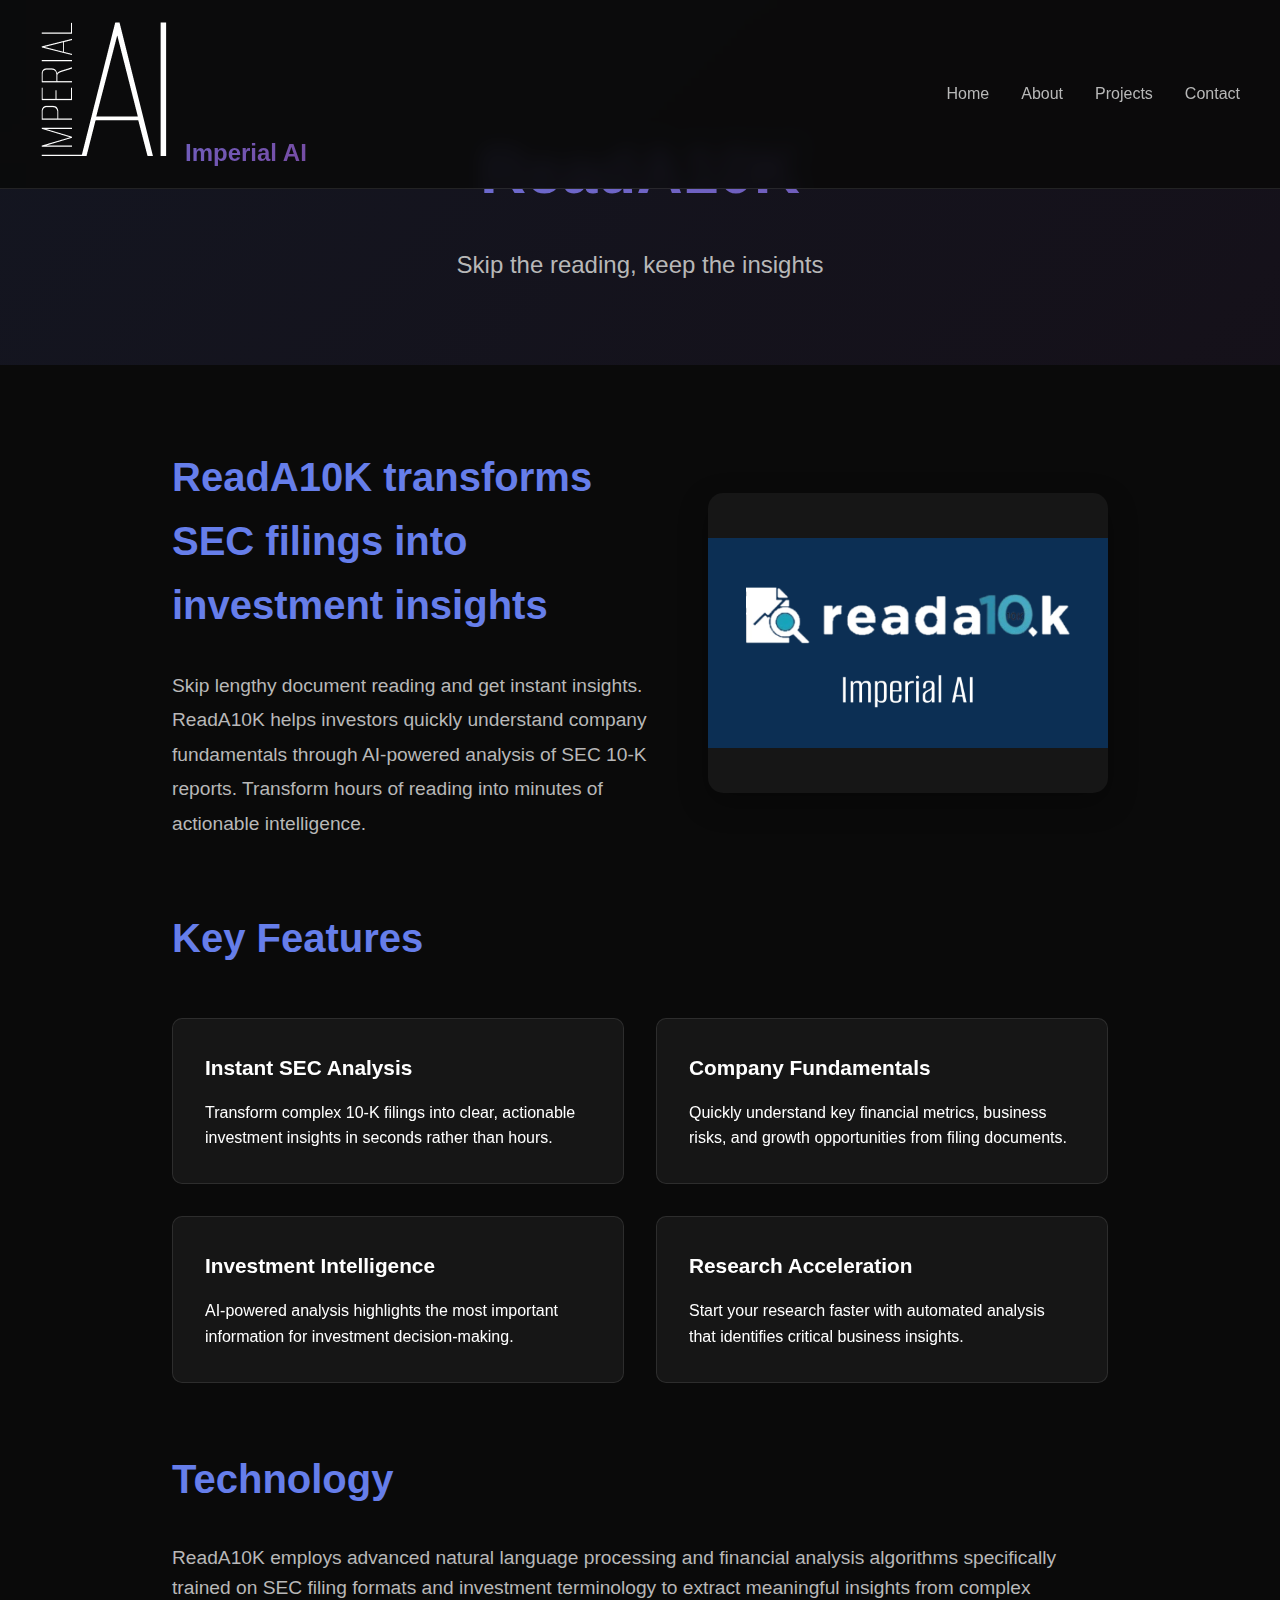
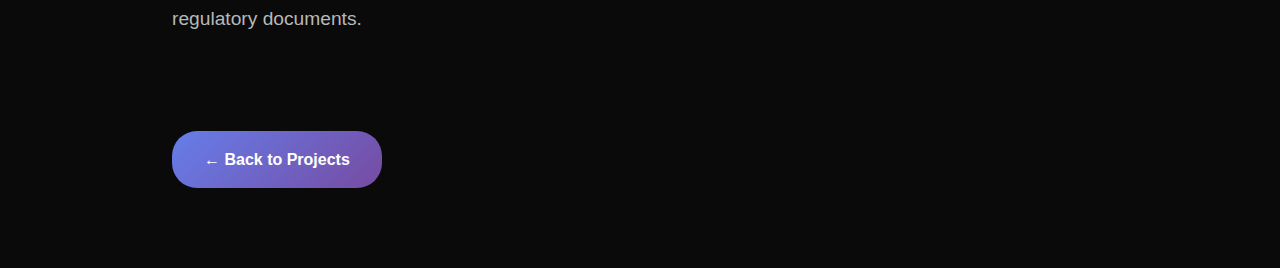
<file: reada10k.html>
<!DOCTYPE html>
<html lang="en">
<head>
    <meta charset="UTF-8">
    <meta name="viewport" content="width=device-width, initial-scale=1.0">
    <meta name="description" content="Skip the reading, keep the insights. Transform SEC filings into investment insights with AI-powered 10-K report analysis for better decisions.">
    
    <!-- Favicon -->
    <link rel="icon" type="image/png" href="assets/favicon.png">
    
    <!-- Open Graph Meta Tags -->
    <meta property="og:title" content="ReadA10K - SEC Filing Analysis | Imperial AI">
    <meta property="og:description" content="Skip the reading, keep the insights. Transform SEC filings into investment insights with AI-powered 10-K report analysis for better decisions.">
    <meta property="og:image" content="assets/meta-img.png">
    <meta property="og:url" content="https://imperialai.com/reada10k">
    <meta property="og:type" content="website">
    
    <!-- Twitter Card Meta Tags -->
    <meta name="twitter:card" content="summary_large_image">
    <meta name="twitter:title" content="ReadA10K - SEC Filing Analysis | Imperial AI">
    <meta name="twitter:description" content="Skip the reading, keep the insights. Transform SEC filings into investment insights with AI-powered 10-K report analysis for better decisions.">
    <meta name="twitter:image" content="assets/meta-img.png">
    
    <title>ReadA10K - SEC Filing Analysis | Imperial AI</title>
    <style>
        * {
            margin: 0;
            padding: 0;
            box-sizing: border-box;
        }

        body {
            font-family: 'Arial', sans-serif;
            background: #0a0a0a;
            color: white;
            line-height: 1.6;
        }

        .navbar {
            position: fixed;
            top: 0;
            left: 0;
            right: 0;
            z-index: 10;
            background: rgba(10, 10, 10, 0.9);
            backdrop-filter: blur(10px);
            border-bottom: 1px solid rgba(255, 255, 255, 0.1);
            padding: 1rem 2rem;
        }

        .nav-container {
            max-width: 1200px;
            margin: 0 auto;
            display: flex;
            justify-content: space-between;
            align-items: center;
        }

        .nav-logo {
            font-size: 1.5rem;
            font-weight: 700;
            background: linear-gradient(135deg, #667eea 0%, #764ba2 100%);
            -webkit-background-clip: text;
            -webkit-text-fill-color: transparent;
            background-clip: text;
            text-decoration: none;
        }

        .nav-links {
            display: flex;
            gap: 2rem;
            list-style: none;
        }

        .nav-links a {
            color: #b8b8b8;
            text-decoration: none;
            font-weight: 500;
            transition: color 0.3s ease;
        }

        .nav-links a:hover {
            color: #667eea;
        }

        .project-hero {
            padding: 120px 2rem 80px;
            text-align: center;
            background: linear-gradient(135deg, rgba(102, 126, 234, 0.1) 0%, rgba(118, 75, 162, 0.1) 100%);
        }

        .project-title {
            font-size: 4rem;
            font-weight: 700;
            margin-bottom: 1.5rem;
            background: linear-gradient(135deg, #667eea 0%, #764ba2 100%);
            -webkit-background-clip: text;
            -webkit-text-fill-color: transparent;
            background-clip: text;
        }

        .project-subtitle {
            font-size: 1.5rem;
            color: #b8b8b8;
            max-width: 800px;
            margin: 0 auto;
        }

        .project-content {
            padding: 80px 2rem;
            max-width: 1000px;
            margin: 0 auto;
        }

        .section {
            margin-bottom: 4rem;
        }

        .overview-section {
            display: grid;
            grid-template-columns: 1fr 400px;
            gap: 3rem;
            align-items: center;
            margin-bottom: 4rem;
        }

        .overview-content h2 {
            font-size: 2.5rem;
            font-weight: 600;
            margin-bottom: 2rem;
            color: #667eea;
        }

        .overview-content p {
            font-size: 1.2rem;
            color: #b8b8b8;
            line-height: 1.8;
        }

        .overview-image {
            width: 100%;
            height: 300px;
            border-radius: 15px;
            overflow: hidden;
            box-shadow: 0 10px 30px rgba(0, 0, 0, 0.3);
        }

        .overview-image img {
            width: 100%;
            height: 100%;
            object-fit: contain;
            background: rgba(255, 255, 255, 0.05);
        }

        @media (max-width: 1024px) {
            .overview-section {
                grid-template-columns: 1fr;
                gap: 2rem;
                text-align: center;
            }

            .overview-image {
                height: 250px;
                margin: 0 auto;
                max-width: 400px;
            }
        }

        .section-title {
            font-size: 2.5rem;
            font-weight: 600;
            margin-bottom: 2rem;
            color: #667eea;
        }

        .section-text {
            font-size: 1.2rem;
            color: #b8b8b8;
            margin-bottom: 2rem;
        }

        .features-grid {
            display: grid;
            grid-template-columns: repeat(auto-fit, minmax(300px, 1fr));
            gap: 2rem;
            margin-top: 3rem;
        }

        .feature-card {
            background: rgba(255, 255, 255, 0.05);
            border: 1px solid rgba(255, 255, 255, 0.1);
            border-radius: 10px;
            padding: 2rem;
            backdrop-filter: blur(10px);
        }

        .feature-title {
            font-size: 1.3rem;
            font-weight: 600;
            margin-bottom: 1rem;
            color: white;
        }

        .back-button {
            display: inline-block;
            padding: 1rem 2rem;
            background: linear-gradient(135deg, #667eea 0%, #764ba2 100%);
            color: white;
            text-decoration: none;
            border-radius: 25px;
            font-weight: 600;
            transition: transform 0.3s ease, box-shadow 0.3s ease;
            margin-top: 2rem;
        }

        .back-button:hover {
            transform: translateY(-2px);
            box-shadow: 0 8px 25px rgba(102, 126, 234, 0.4);
        }
    </style>
</head>
<body>
    <nav class="navbar">
        <div class="nav-container">
            <a href="index.html" class="nav-logo"><img src="assets/logo.png" alt="Imperial AI Logo"><span class="nav-logo-text">Imperial AI</span></a>
            <ul class="nav-links">
                <li><a href="index.html#home">Home</a></li>
                <li><a href="about.html">About</a></li>
                <li><a href="index.html#projects">Projects</a></li>
                <li><a href="#contact">Contact</a></li>
            </ul>
        </div>
    </nav>

    <section class="project-hero">
        <h1 class="project-title">ReadA10K</h1>
        <p class="project-subtitle">Skip the reading, keep the insights</p>
    </section>

    <div class="project-content">
        <div class="overview-section">
            <div class="overview-content">
                <h2>ReadA10K transforms SEC filings into investment insights</h2>
                <p>Skip lengthy document reading and get instant insights. ReadA10K helps investors quickly understand company fundamentals through AI-powered analysis of SEC 10-K reports. Transform hours of reading into minutes of actionable intelligence.</p>
            </div>
            <div class="overview-image">
                <img src="assets/read10k.webp" alt="ReadA10K Platform">
            </div>
        </div>

        <div class="section">
            <h2 class="section-title">Key Features</h2>
            <div class="features-grid">
                <div class="feature-card">
                    <h3 class="feature-title">Instant SEC Analysis</h3>
                    <p>Transform complex 10-K filings into clear, actionable investment insights in seconds rather than hours.</p>
                </div>
                <div class="feature-card">
                    <h3 class="feature-title">Company Fundamentals</h3>
                    <p>Quickly understand key financial metrics, business risks, and growth opportunities from filing documents.</p>
                </div>
                <div class="feature-card">
                    <h3 class="feature-title">Investment Intelligence</h3>
                    <p>AI-powered analysis highlights the most important information for investment decision-making.</p>
                </div>
                <div class="feature-card">
                    <h3 class="feature-title">Research Acceleration</h3>
                    <p>Start your research faster with automated analysis that identifies critical business insights.</p>
                </div>
            </div>
        </div>

        <div class="section">
            <h2 class="section-title">Technology</h2>
            <p class="section-text">ReadA10K employs advanced natural language processing and financial analysis algorithms specifically trained on SEC filing formats and investment terminology to extract meaningful insights from complex regulatory documents.</p>
        </div>

        <a href="index.html" class="back-button">← Back to Projects</a>
    </div>
</body>
</html>
</file>
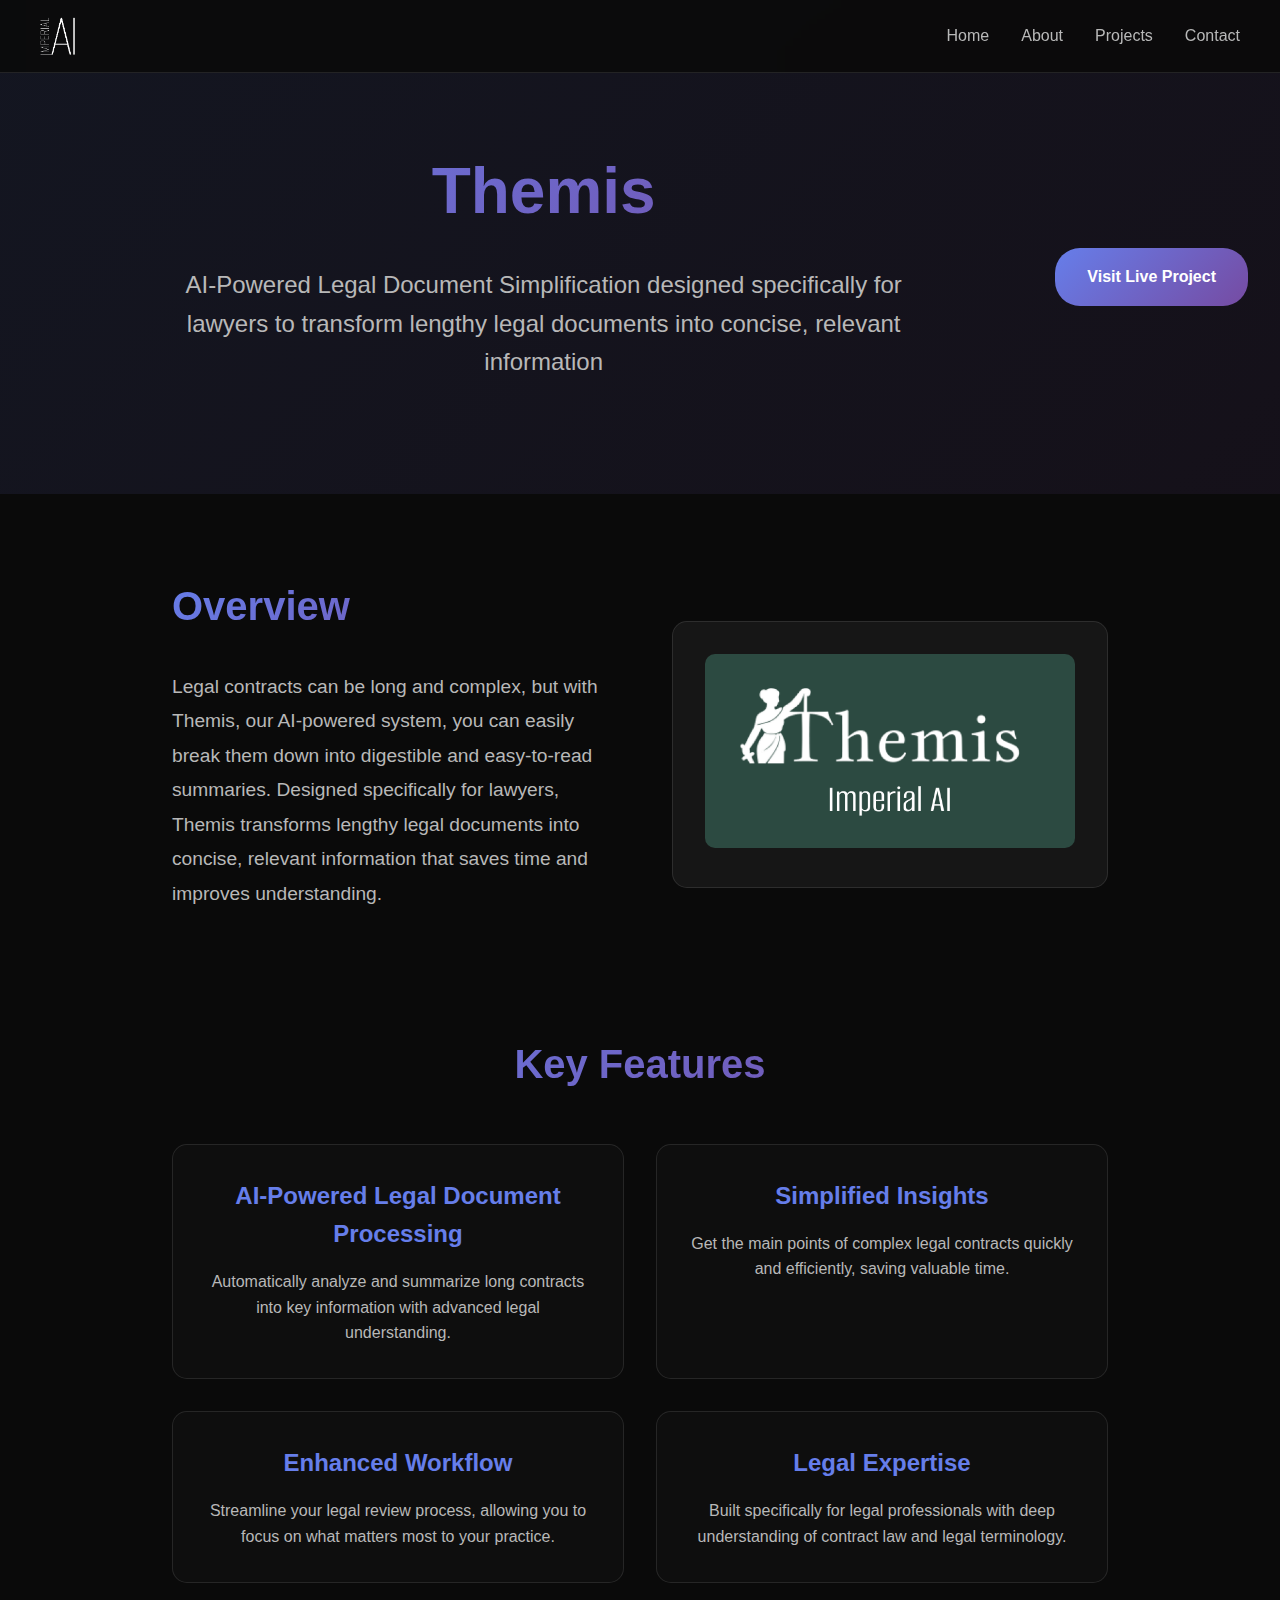
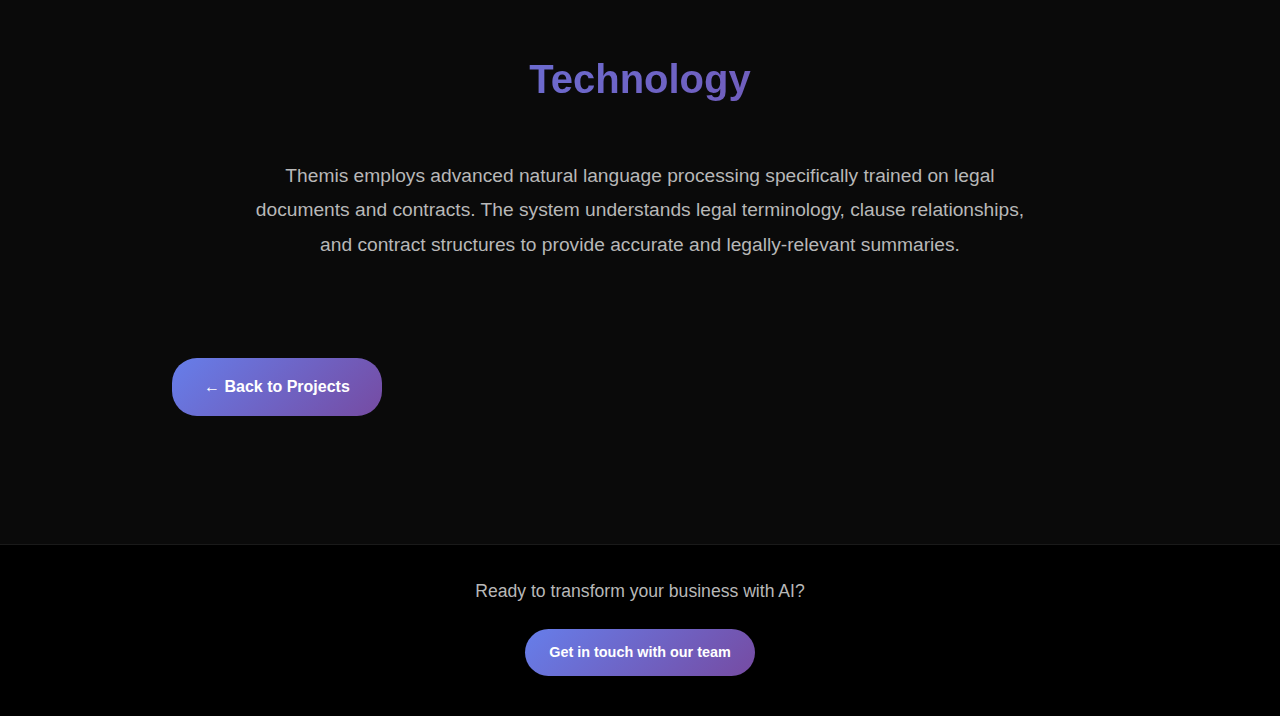
<file: themis.html>
<!DOCTYPE html>
<html lang="en">
<head>
    <meta charset="UTF-8">
    <meta name="viewport" content="width=device-width, initial-scale=1.0">
    <meta name="description" content="Themis revolutionizes legal document processing with AI. Automate legal analysis, contract review, and compliance checking efficiently.">
    
    <!-- Favicon -->
    <link rel="icon" type="image/png" href="assets/favicon.png">
    
    <!-- Open Graph Meta Tags -->
    <meta property="og:title" content="Themis - Legal Document AI | Imperial AI">
    <meta property="og:description" content="Themis revolutionizes legal document processing with AI. Automate legal analysis, contract review, and compliance checking efficiently.">
    <meta property="og:image" content="assets/meta-img.png">
    <meta property="og:url" content="https://imperialai.com/themis">
    <meta property="og:type" content="website">
    
    <!-- Twitter Card Meta Tags -->
    <meta name="twitter:card" content="summary_large_image">
    <meta name="twitter:title" content="Themis - Legal Document AI | Imperial AI">
    <meta name="twitter:description" content="Themis revolutionizes legal document processing with AI. Automate legal analysis, contract review, and compliance checking efficiently.">
    <meta name="twitter:image" content="assets/meta-img.png">
    
    <title>Themis - Legal Document AI | Imperial AI</title>
    <link rel="stylesheet" href="assets/project-styles.css">
</head>
<body>
    <nav class="navbar">
        <div class="nav-container">
            <a href="index.html" class="nav-logo"><img src="assets/logo.png" alt="Imperial AI Logo" width="80" height="40"></a>
            <ul class="nav-links">
                <li><a href="index.html#home">Home</a></li>
                <li><a href="about.html">About</a></li>
                <li><a href="index.html#projects">Projects</a></li>
                <li><a href="contact.html">Contact</a></li>
            </ul>
        </div>
    </nav>

    <section class="project-hero">
        <div class="hero-content">
            <h1 class="project-title">Themis</h1>
            <p class="project-subtitle">AI-Powered Legal Document Simplification designed specifically for lawyers to transform lengthy legal documents into concise, relevant information</p>
        </div>
        <a href="https://themis.techarge.co.uk/" class="live-project-button" target="_blank" rel="noopener noreferrer">Visit Live Project</a>
    </section>

    <div class="project-content">
        <div class="overview-section">
            <div class="overview-content">
                <h2>Overview</h2>
                <p>Legal contracts can be long and complex, but with Themis, our AI-powered system, you can easily break them down into digestible and easy-to-read summaries. Designed specifically for lawyers, Themis transforms lengthy legal documents into concise, relevant information that saves time and improves understanding.</p>
            </div>
            <div class="overview-image">
                <img height="400" width="600" src="assets/themis.webp" alt="Themis Legal AI Platform">
            </div>
        </div>

        <div class="section">
            <h2 class="section-title">Key Features</h2>
            <div class="features-grid">
                <div class="feature-card">
                    <h3 class="feature-title">AI-Powered Legal Document Processing</h3>
                    <p>Automatically analyze and summarize long contracts into key information with advanced legal understanding.</p>
                </div>
                <div class="feature-card">
                    <h3 class="feature-title">Simplified Insights</h3>
                    <p>Get the main points of complex legal contracts quickly and efficiently, saving valuable time.</p>
                </div>
                <div class="feature-card">
                    <h3 class="feature-title">Enhanced Workflow</h3>
                    <p>Streamline your legal review process, allowing you to focus on what matters most to your practice.</p>
                </div>
                <div class="feature-card">
                    <h3 class="feature-title">Legal Expertise</h3>
                    <p>Built specifically for legal professionals with deep understanding of contract law and legal terminology.</p>
                </div>
            </div>
        </div>

        <div class="section">
            <h2 class="section-title">Technology</h2>
            <p class="section-text">Themis employs advanced natural language processing specifically trained on legal documents and contracts. The system understands legal terminology, clause relationships, and contract structures to provide accurate and legally-relevant summaries.</p>
        </div>

        <a href="index.html" class="back-button">← Back to Projects</a>
    </div>
    <footer class="project-footer">
        <p>Ready to transform your business with AI?</p>
        <a href="contact.html" class="footer-contact-button">Get in touch with our team</a>
    </footer>
</body>
</html>
</file>
<file: assets/project-styles.css>
/* Imperial AI - Project Pages CSS */

/* Reset and Base Styles */
* {
    margin: 0;
    padding: 0;
    box-sizing: border-box;
}

body {
    font-family: 'Arial', sans-serif;
    background: #0a0a0a;
    color: white;
    line-height: 1.6;
}

/* Navigation Styles */
.navbar {
    position: fixed;
    top: 0;
    left: 0;
    right: 0;
    z-index: 10;
    background: rgba(10, 10, 10, 0.9);
    backdrop-filter: blur(10px);
    border-bottom: 1px solid rgba(255, 255, 255, 0.1);
    padding: 1rem 2rem;
}

.nav-container {
    max-width: 1200px;
    margin: 0 auto;
    display: flex;
    justify-content: space-between;
    align-items: center;
}

.nav-logo {
    display: flex;
    align-items: center;
}

.nav-logo img {
    height: 40px;
    width: auto;
    margin-right: 0.5rem;
}

.nav-links {
    display: flex;
    gap: 2rem;
    list-style: none;
}

.nav-links a {
    color: #b8b8b8;
    text-decoration: none;
    font-weight: 500;
    transition: color 0.3s ease;
}

.nav-links a:hover {
    color: #667eea;
}

/* Project Hero Section */
.project-hero {
    padding: 140px 2rem 80px;
    text-align: center;
    background: linear-gradient(135deg, rgba(102, 126, 234, 0.1) 0%, rgba(118, 75, 162, 0.1) 100%);
    display: flex;
    justify-content: space-between;
    align-items: center;
    flex-wrap: wrap;
}

.hero-content {
    flex: 1;
    text-align: center;
}

.project-title {
    font-size: 4rem;
    font-weight: 700;
    margin-bottom: 1.5rem;
    background: linear-gradient(135deg, #667eea 0%, #764ba2 100%);
    -webkit-background-clip: text;
    -webkit-text-fill-color: transparent;
    background-clip: text;
}

.project-subtitle {
    font-size: 1.5rem;
    color: #b8b8b8;
    margin-bottom: 2rem;
    max-width: 800px;
    margin-left: auto;
    margin-right: auto;
}

/* Live Project Button */
.live-project-button {
    display: inline-block;
    padding: 1rem 2rem;
    background: linear-gradient(135deg, #667eea 0%, #764ba2 100%);
    color: white;
    text-decoration: none;
    border-radius: 25px;
    font-weight: 600;
    transition: transform 0.3s ease, box-shadow 0.3s ease;
    white-space: nowrap;
}

.live-project-button:hover {
    transform: translateY(-2px);
    box-shadow: 0 8px 25px rgba(102, 126, 234, 0.4);
}

/* Project Content Section */
.project-content {
    padding: 80px 2rem;
    max-width: 1000px;
    margin: 0 auto;
}

.section {
    margin-bottom: 4rem;
}

.overview-section {
    display: grid;
    grid-template-columns: 1fr 1fr;
    gap: 4rem;
    align-items: center;
    margin-bottom: 6rem;
}

.overview-content h2 {
    font-size: 2.5rem;
    margin-bottom: 2rem;
    background: linear-gradient(135deg, #667eea 0%, #764ba2 100%);
    -webkit-background-clip: text;
    -webkit-text-fill-color: transparent;
    background-clip: text;
}

.overview-content p {
    font-size: 1.2rem;
    line-height: 1.8;
    color: #b8b8b8;
    margin-bottom: 1.5rem;
}

.overview-image {
    background: rgba(255, 255, 255, 0.05);
    border-radius: 15px;
    padding: 2rem;
    border: 1px solid rgba(255, 255, 255, 0.1);
}

.overview-image img {
    width: 100%;
    height: auto;
    border-radius: 10px;
}

/* Features Grid */
.features-grid {
    display: grid;
    grid-template-columns: repeat(auto-fit, minmax(300px, 1fr));
    gap: 2rem;
    margin-bottom: 4rem;
}

.feature-card {
    background: rgba(255, 255, 255, 0.02);
    border: 1px solid rgba(255, 255, 255, 0.1);
    border-radius: 15px;
    padding: 2rem;
    text-align: center;
    transition: transform 0.3s ease, border-color 0.3s ease;
}

.feature-card:hover {
    transform: translateY(-5px);
    border-color: rgba(102, 126, 234, 0.3);
}

.feature-card h3 {
    font-size: 1.5rem;
    margin-bottom: 1rem;
    color: #667eea;
}

.feature-card p {
    color: #b8b8b8;
    line-height: 1.6;
}

/* Section Titles */
.section-title {
    font-size: 2.5rem;
    text-align: center;
    margin-bottom: 3rem;
    background: linear-gradient(135deg, #667eea 0%, #764ba2 100%);
    -webkit-background-clip: text;
    -webkit-text-fill-color: transparent;
    background-clip: text;
}

.section-text {
    font-size: 1.2rem;
    line-height: 1.8;
    color: #b8b8b8;
    margin-bottom: 2rem;
    text-align: center;
    max-width: 800px;
    margin-left: auto;
    margin-right: auto;
}

/* Back Button */
.back-button {
    display: inline-block;
    padding: 1rem 2rem;
    background: linear-gradient(135deg, #667eea 0%, #764ba2 100%);
    color: white;
    text-decoration: none;
    border-radius: 25px;
    font-weight: 600;
    transition: transform 0.3s ease, box-shadow 0.3s ease;
    margin-top: 2rem;
}

.back-button:hover {
    transform: translateY(-2px);
    box-shadow: 0 8px 25px rgba(102, 126, 234, 0.4);
}

/* Stats Section (for CV Reader and Expense pages) */
.stats-section {
    margin-bottom: 4rem;
}

.stats-grid {
    display: grid;
    grid-template-columns: repeat(auto-fit, minmax(200px, 1fr));
    gap: 2rem;
    margin-bottom: 3rem;
}

.stat-item {
    text-align: center;
    background: rgba(255, 255, 255, 0.02);
    border: 1px solid rgba(255, 255, 255, 0.1);
    border-radius: 15px;
    padding: 2rem;
}

.stat-number {
    font-size: 3rem;
    font-weight: 700;
    background: linear-gradient(135deg, #667eea 0%, #764ba2 100%);
    -webkit-background-clip: text;
    -webkit-text-fill-color: transparent;
    background-clip: text;
    margin-bottom: 0.5rem;
}

.stat-label {
    color: #b8b8b8;
    font-size: 1rem;
}

/* Responsive Design */
@media (max-width: 1024px) {
    .overview-section {
        grid-template-columns: 1fr;
        gap: 2rem;
        text-align: center;
    }
}

@media (max-width: 768px) {
    .navbar {
        padding: 1rem;
    }

    .nav-container {
        flex-direction: column;
        gap: 1rem;
    }

    .nav-links {
        gap: 1.5rem;
    }

    .project-hero {
        flex-direction: column;
        gap: 1.5rem;
        text-align: center;
        padding: 120px 1rem 60px;
        min-height: auto;
    }
    
    .hero-content {
        text-align: center;
    }

    .project-title {
        font-size: 2.5rem;
        margin-bottom: 1rem;
        line-height: 1.2;
    }

    .project-subtitle {
        font-size: 1.1rem;
        margin-bottom: 1.5rem;
        line-height: 1.4;
    }
    
    .live-project-button {
        align-self: center;
        padding: 0.8rem 1.5rem;
        font-size: 0.9rem;
    }

    .overview-section {
        gap: 2rem;
    }

    .overview-content h2 {
        font-size: 2rem;
    }

    .section-title {
        font-size: 2rem;
    }

    .features-grid {
        grid-template-columns: 1fr;
        gap: 1.5rem;
    }

    .stats-grid {
        grid-template-columns: 1fr;
    }

    .stat-number {
        font-size: 2.5rem;
    }

    .overview-image img {
        object-fit: contain;
        width: 100%;
        height: auto;
    }
}

/* Footer Styles */
.project-footer {
    background: #000000;
    padding: 2rem;
    border-top: 1px solid rgba(255, 255, 255, 0.1);
    text-align: center;
    margin-top: 3rem;
}

.project-footer p {
    color: #b8b8b8;
    margin-bottom: 1rem;
    font-size: 1.1rem;
}

.footer-contact-button {
    display: inline-block;
    padding: 0.75rem 1.5rem;
    background: linear-gradient(135deg, #667eea 0%, #764ba2 100%);
    color: white !important;
    text-decoration: none;
    border-radius: 25px;
    font-weight: 600;
    font-size: 0.9rem;
    transition: transform 0.3s ease, box-shadow 0.3s ease;
    margin: 0.5rem;
    text-align: center;
}

.footer-contact-button:hover {
    transform: translateY(-2px);
    box-shadow: 0 8px 25px rgba(102, 126, 234, 0.4);
    color: white !important;
}

@media (max-width: 480px) {
    .project-hero {
        padding: 180px 0.5rem 50px;
    }

    .project-title {
        font-size: 2rem;
        margin-bottom: 0.8rem;
    }

    .project-subtitle {
        font-size: 1rem;
        margin-bottom: 1.2rem;
        padding: 0 0.5rem;
    }

    .live-project-button {
        padding: 0.7rem 1.2rem;
        font-size: 0.85rem;
    }

    .overview-content h2 {
        font-size: 1.8rem;
    }

    .section-title {
        font-size: 1.8rem;
    }

    .feature-card {
        padding: 1.5rem;
    }

    .project-content {
        padding: 60px 1rem;
    }
}

/* Social Links Styles */
.social-links {
    display: flex;
    gap: 1rem;
    margin-top: 1rem;
    align-items: center;
    justify-content: center;
}

.social-link {
    display: inline-flex;
    align-items: center;
    justify-content: center;
    width: 40px;
    height: 40px;
    color: white;
    text-decoration: none;
    border-radius: 50%;
    transition: all 0.3s ease;
    font-size: 1.2rem;
}

.social-link:hover {
    transform: translateY(-2px);
    box-shadow: 0 8px 25px rgba(102, 126, 234, 0.4);
    background: linear-gradient(135deg, #764ba2 0%, #667eea 100%);
}

.social-link svg {
    width: 20px;
    height: 20px;
    fill: currentColor;
}
</file>
